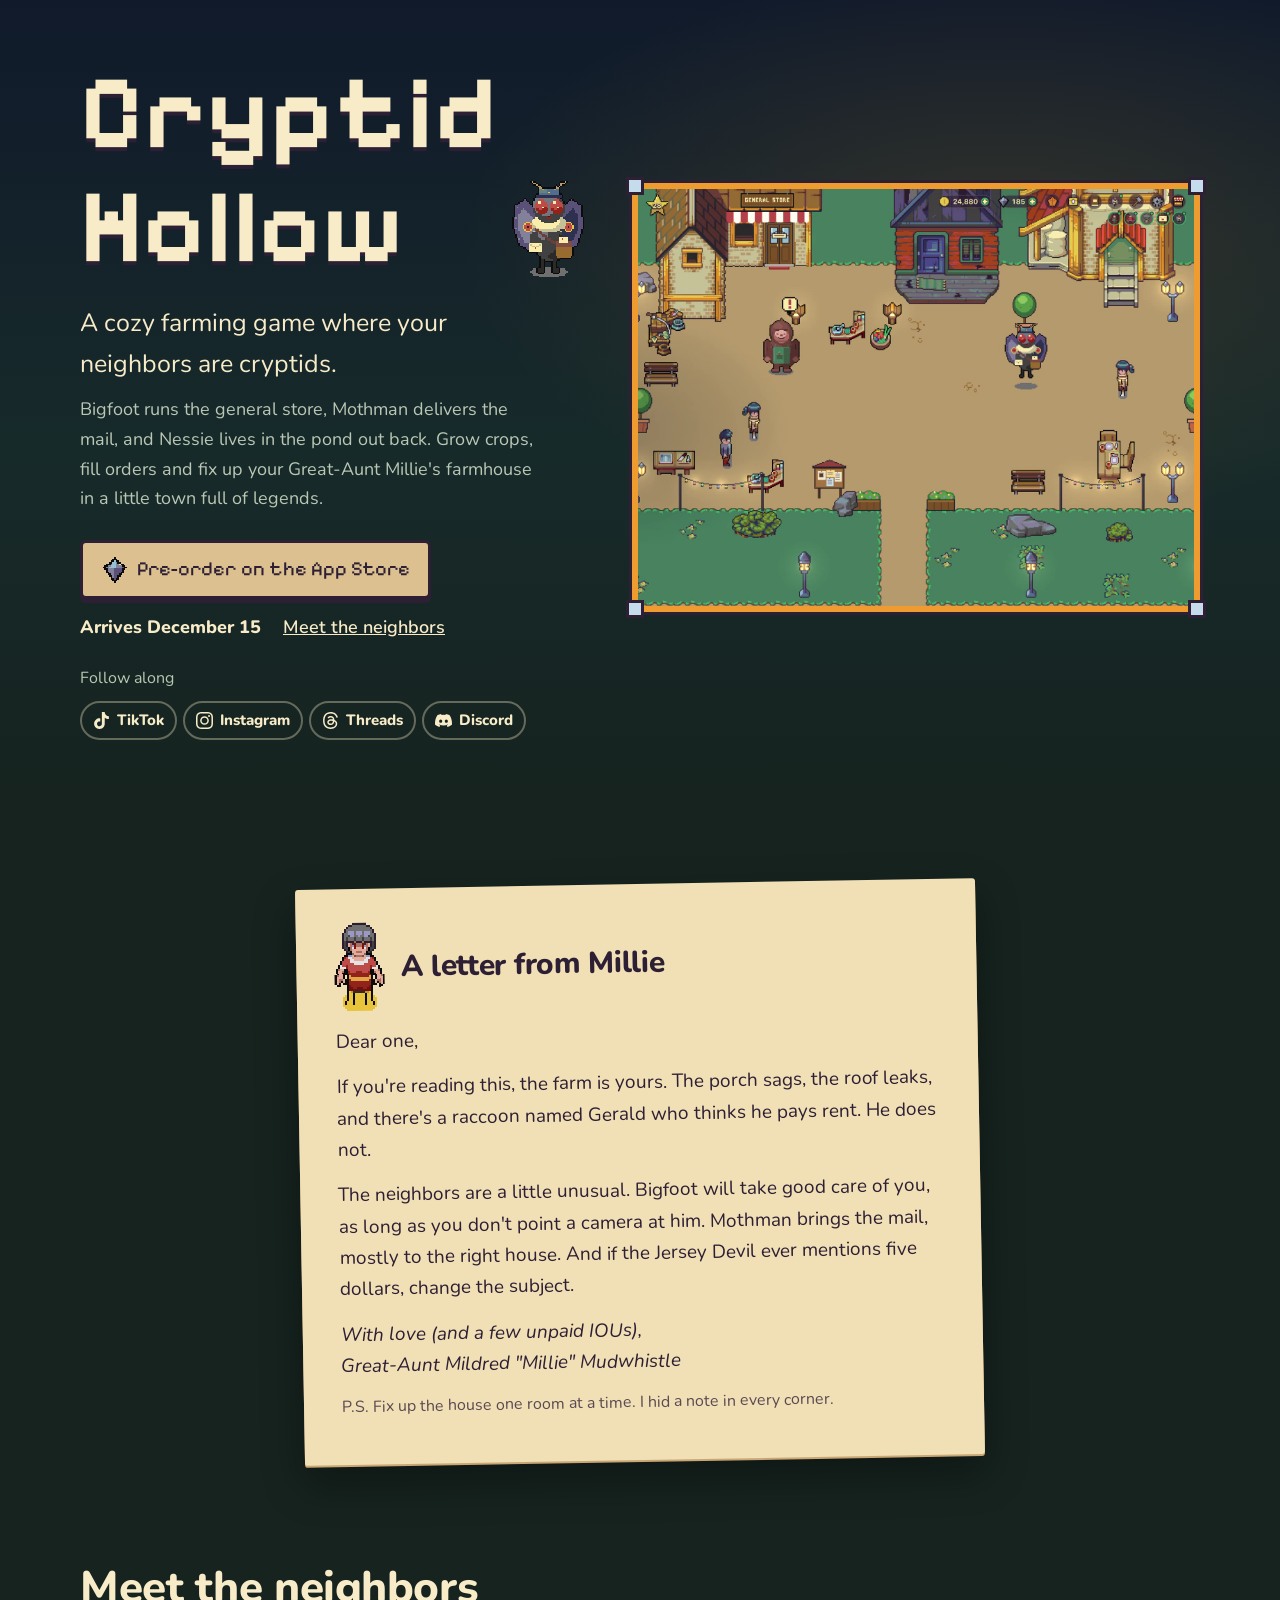
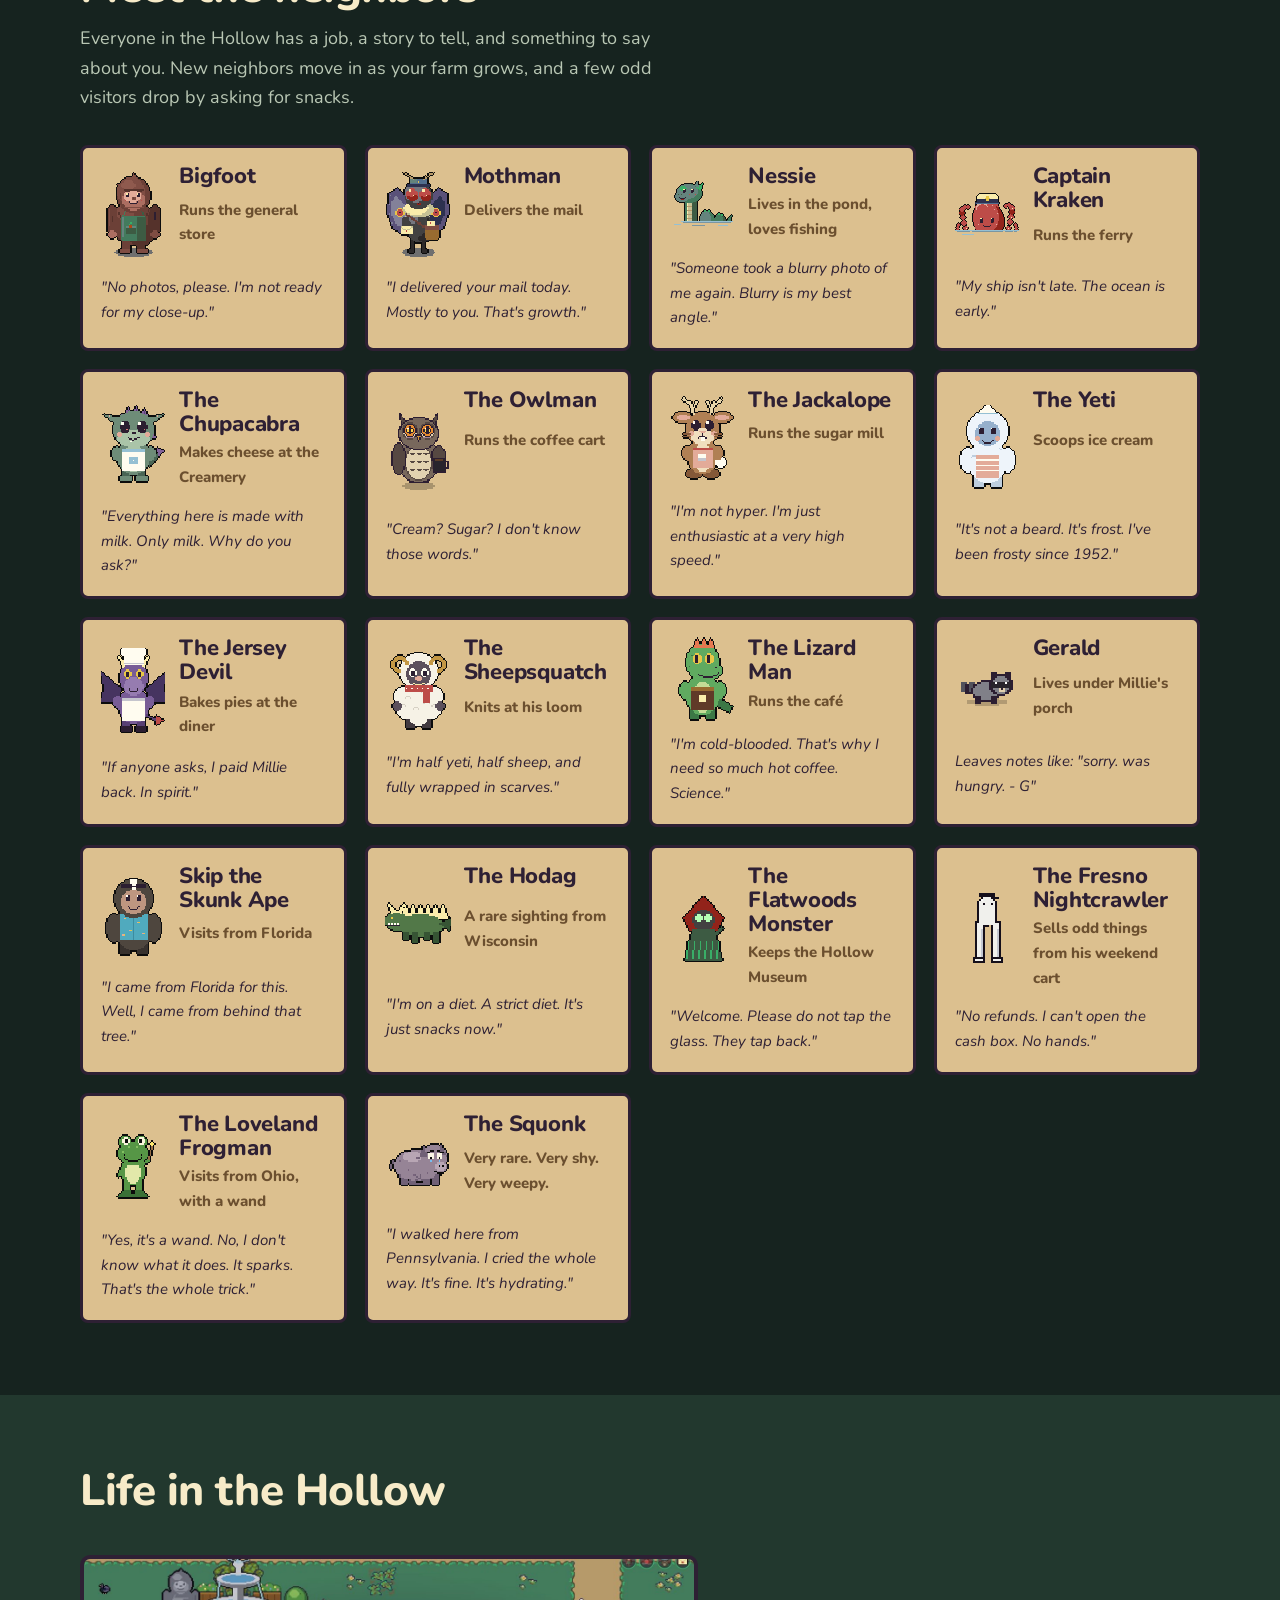
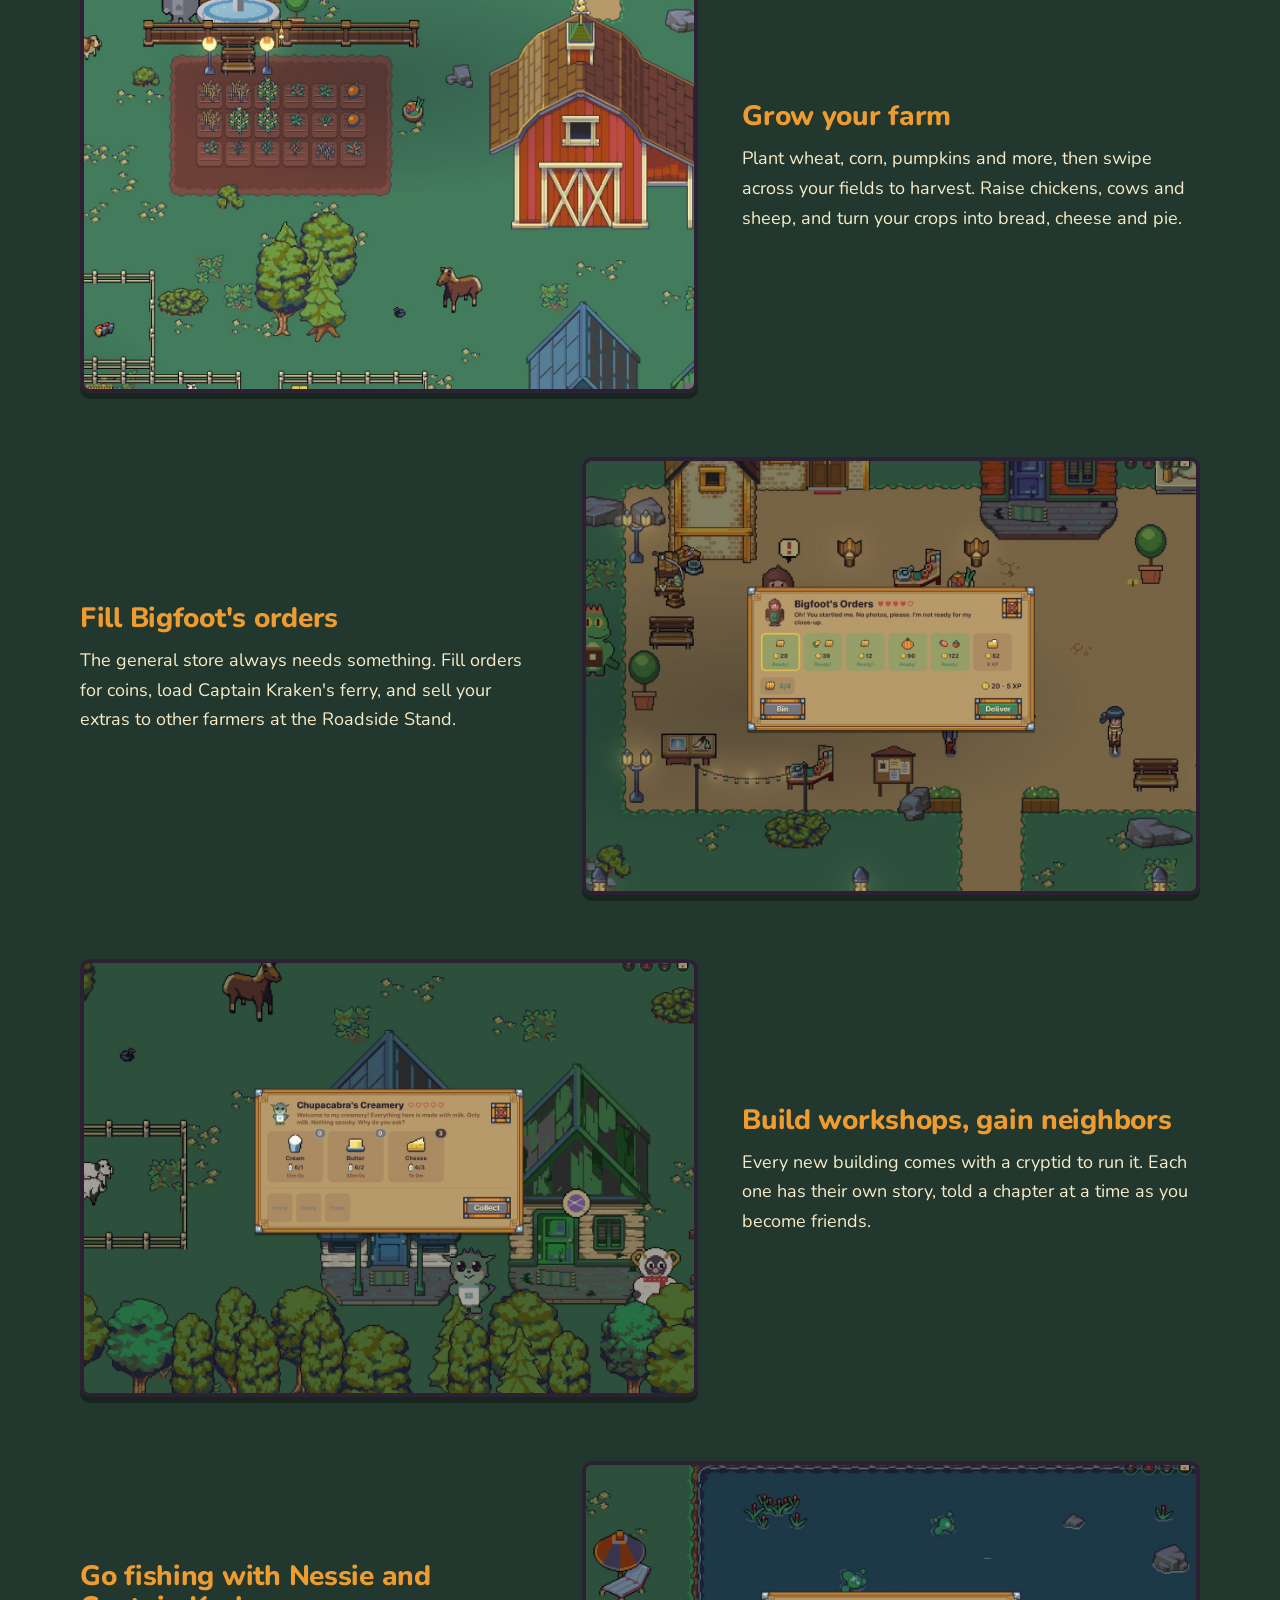
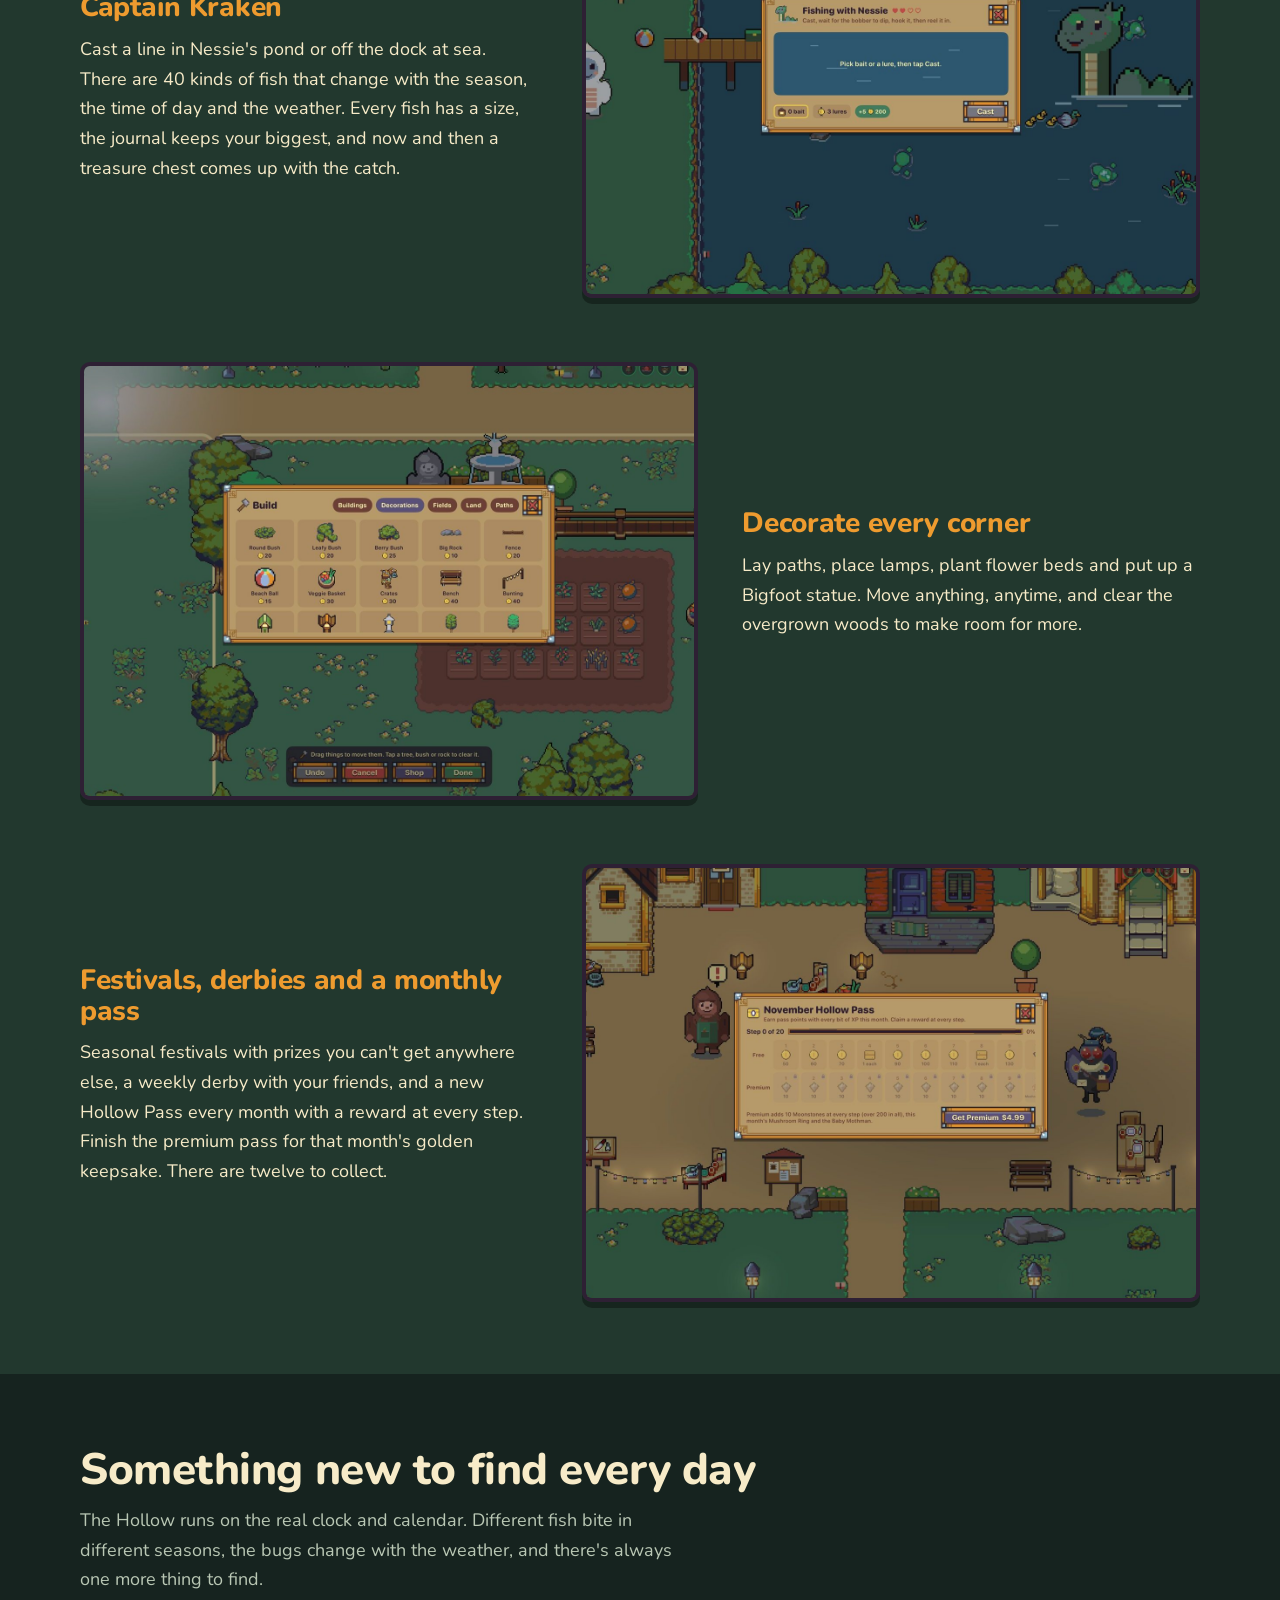
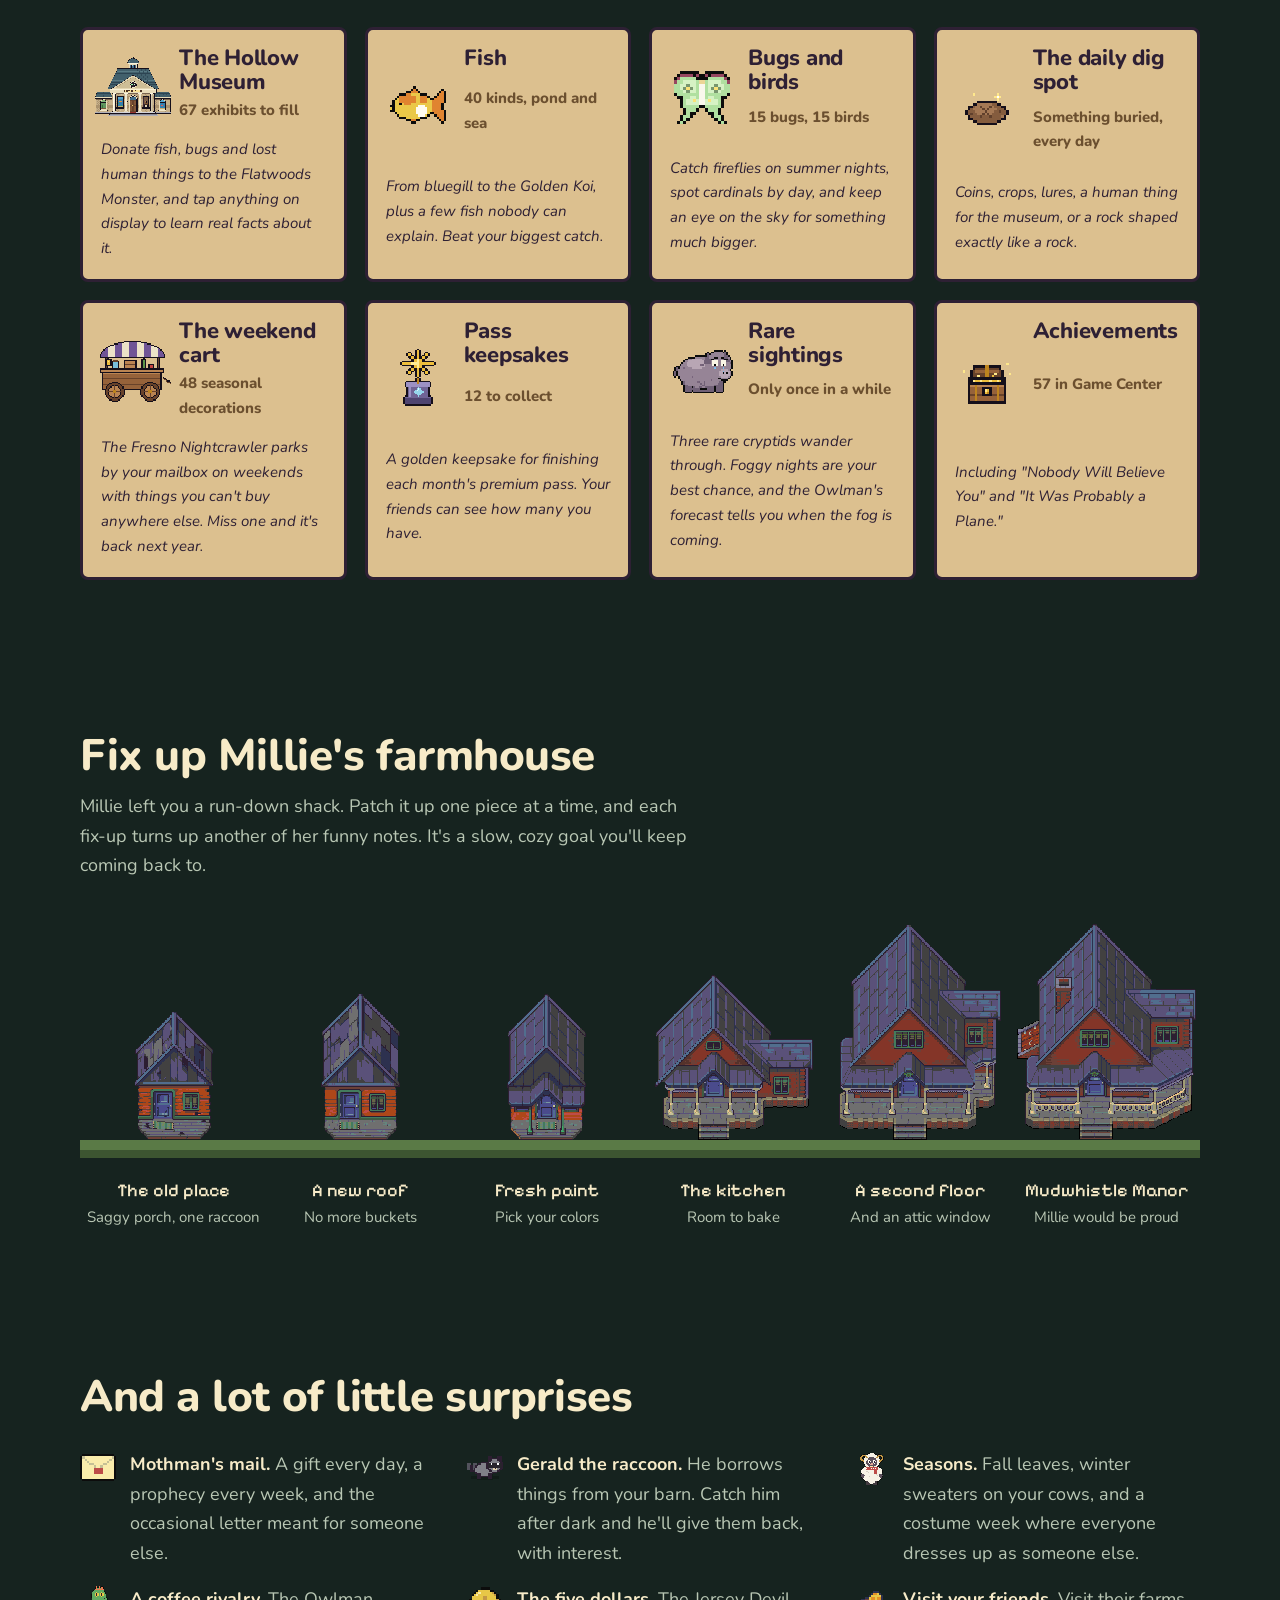
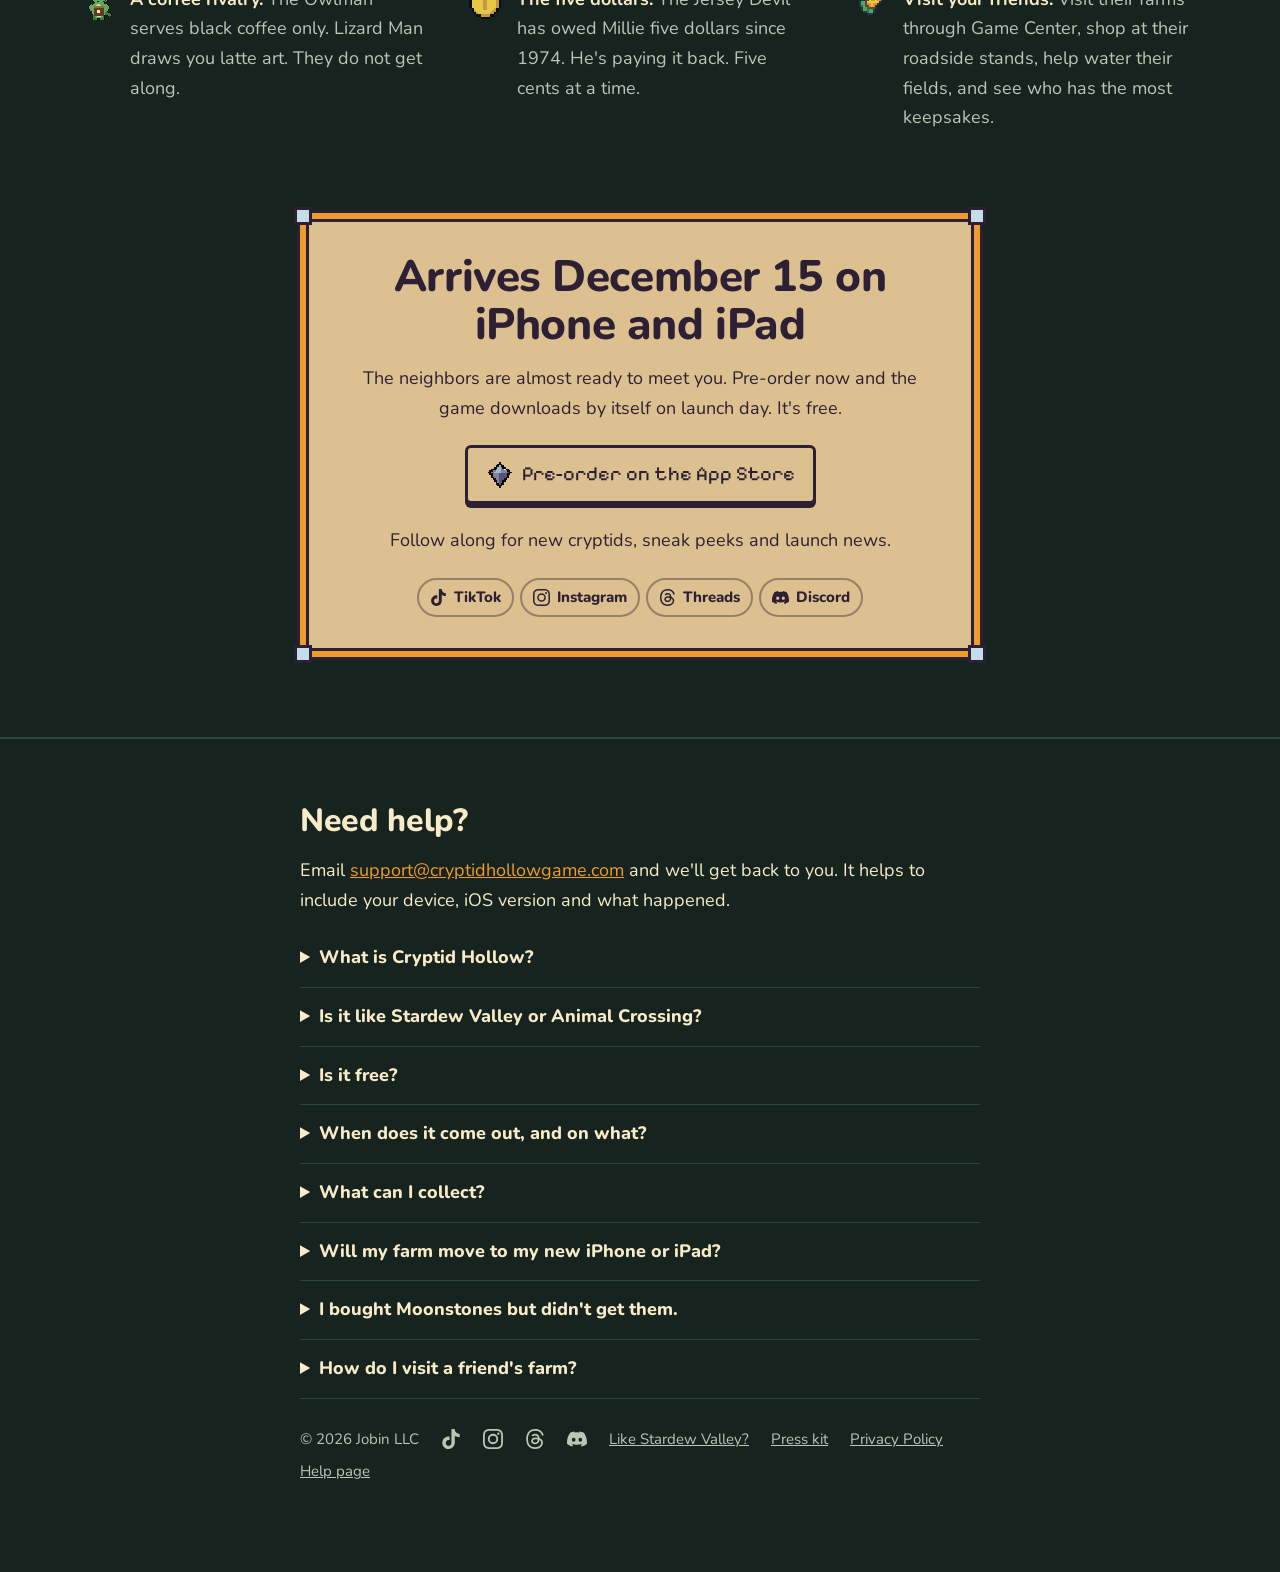
<file: index.html>
<!doctype html>
<html lang="en">
<head>
<meta charset="utf-8">
<meta name="viewport" content="width=device-width, initial-scale=1">
<title>Cryptid Hollow: A Cozy Farming Game With Cryptids for iPhone and iPad</title>
<meta name="description" content="A free cozy farming game for iPhone and iPad where Bigfoot runs the general store and Mothman delivers the mail. Farm, fish 40 kinds of fish, fill a museum and collect bugs, birds and keepsakes. Pre-order now, arrives December 15.">
<meta property="og:title" content="Cryptid Hollow">
<meta property="og:description" content="A cozy farming game where your neighbors are cryptids. Pre-order now for iPhone and iPad. Arrives December 15.">
<meta property="og:image" content="https://cryptidhollowgame.com/assets/shot_town.jpg">
<meta property="og:type" content="website">
<meta property="og:url" content="https://cryptidhollowgame.com/">
<link rel="canonical" href="https://cryptidhollowgame.com/">
<meta name="apple-itunes-app" content="app-id=6833133647">
<script type="application/ld+json">
{"@context":"https://schema.org","@graph":[{"@type":["VideoGame","MobileApplication"],"@id":"https://cryptidhollowgame.com/#game","name":"Cryptid Hollow","url":"https://cryptidhollowgame.com/","description":"A free cozy farming and life sim game for iPhone and iPad where your neighbors are cryptids. Grow crops, raise animals, fish 40 kinds of fish, fill the Hollow Museum, catch bugs, spot birds and rare cryptids, and decorate a town where Bigfoot runs the general store and Mothman delivers the mail.","genre":["Cozy game","Farming simulation","Life simulation"],"gamePlatform":["iPhone","iPad"],"operatingSystem":"iOS 17 or later","applicationCategory":"GameApplication","datePublished":"2026-12-15","image":"https://cryptidhollowgame.com/assets/shot_town.jpg","installUrl":"https://apps.apple.com/app/id6833133647","playMode":["SinglePlayer","MultiPlayer"],"inLanguage":"en","keywords":"cozy farming game, cozy game, life sim, games like Stardew Valley, games like Animal Crossing, games like Hay Day, iPhone farming game, iPad farming game, fishing game, museum collecting game, cryptid game, Bigfoot game, Mothman game","offers":{"@type":"Offer","price":"0","priceCurrency":"USD","availability":"https://schema.org/PreOrder","availabilityStarts":"2026-12-15","url":"https://apps.apple.com/app/id6833133647"},"author":{"@id":"https://cryptidhollowgame.com/#org"},"publisher":{"@id":"https://cryptidhollowgame.com/#org"},"numberOfPlayers":{"@type":"QuantitativeValue","minValue":1}},{"@type":"Organization","@id":"https://cryptidhollowgame.com/#org","name":"Jobin LLC","url":"https://cryptidhollowgame.com/","email":"support@cryptidhollowgame.com","sameAs":["https://www.tiktok.com/@cryptidhollowgame","https://www.instagram.com/cryptidhollowgame/","https://www.threads.com/@cryptidhollowgame","https://discord.gg/GM4WEX4qj4"]},{"@type":"FAQPage","mainEntity":[{"@type":"Question","name":"What is Cryptid Hollow?","acceptedAnswer":{"@type":"Answer","text":"Cryptid Hollow is a free cozy farming game for iPhone and iPad where your neighbors are cryptids. You grow crops, raise animals, fish, fill orders and fix up your Great-Aunt Millie's farmhouse in a town where Bigfoot runs the general store and Mothman delivers the mail."}},{"@type":"Question","name":"Is Cryptid Hollow like Stardew Valley or Animal Crossing?","acceptedAnswer":{"@type":"Answer","text":"Yes, in spirit. It has farming, fishing, a museum to fill, seasons, weather and neighbors to befriend, like Stardew Valley, and it follows the real clock and calendar, like Animal Crossing. There is no combat, and the neighbors are cryptids."}},{"@type":"Question","name":"Is Cryptid Hollow free?","acceptedAnswer":{"@type":"Answer","text":"Yes. It is free to download and play, with optional in-app purchases and no ads."}},{"@type":"Question","name":"When does Cryptid Hollow come out, and on what?","acceptedAnswer":{"@type":"Answer","text":"December 15, 2026, on iPhone and iPad with iOS 17 or later. Pre-orders are open on the App Store now."}},{"@type":"Question","name":"What can you collect in Cryptid Hollow?","acceptedAnswer":{"@type":"Answer","text":"40 kinds of fish, 15 bugs and 15 birds, 12 lost human things for the museum, 48 seasonal decorations from the weekend cart, 12 monthly Hollow Pass keepsakes and 3 rare cryptid sightings, plus 57 Game Center achievements."}},{"@type":"Question","name":"Does Cryptid Hollow follow the real time and seasons?","acceptedAnswer":{"@type":"Answer","text":"Yes. Fish, bugs and birds change with the real season, time of day and weather, the town clock shows the real time, and the weekend cart only comes on Saturdays and Sundays."}},{"@type":"Question","name":"Can I play Cryptid Hollow with friends?","acceptedAnswer":{"@type":"Answer","text":"Yes. Through Game Center you can visit friends' farms, buy from their roadside stands, help water their fields and compete in a weekly derby."}}]}]}
</script>
<meta name="twitter:card" content="summary_large_image">
<link rel="icon" href="icon.png">
<link rel="preconnect" href="https://fonts.googleapis.com">
<link rel="preconnect" href="https://fonts.gstatic.com" crossorigin>
<link href="https://fonts.googleapis.com/css2?family=Pixelify+Sans:wght@500;700&family=Nunito:ital,wght@0,400;0,600;0,800;1,400&display=swap" rel="stylesheet">
<style>
:root {
  --hollow: #16231f;      /* the woods at night */
  --moss: #22382e;
  --parchment: #dcc08f;   /* the game's cards */
  --parchment-deep: #c9a774;
  --ink: #2e2034;
  --lamp: #ee9b2f;        /* the game's orange card frame */
  --stud: #c4dceb;        /* its pale corner studs */
  --moon: #a79be0;
  --cream: #f7ebc8;
  --soft: #b9c7b4;
}
* { box-sizing: border-box; }
html { scroll-behavior: smooth; }
body {
  margin: 0;
  background: var(--hollow);
  color: var(--cream);
  font: 18px/1.65 "Nunito", system-ui, sans-serif;
}
img.px { image-rendering: pixelated; image-rendering: crisp-edges; }
a { color: var(--lamp); }
a:focus-visible, button:focus-visible { outline: 3px solid var(--moon); outline-offset: 3px; border-radius: 4px; }
h1, h2, h3 { font-family: "Pixelify Sans", "Nunito", sans-serif; font-weight: 700; line-height: 1.1; margin: 0; font-variant-ligatures: none; }
/* Section headings are easier to read in the body font (Matt, 25 Nov). The pixel font stays for the logo,
   the buttons and small labels. */
h2, h3 { font-family: "Nunito", sans-serif; font-weight: 800; letter-spacing: -0.01em; }
.badge, .stage strong { font-variant-ligatures: none; }
h2 { font-size: clamp(30px, 5vw, 44px); color: var(--cream); }
h3 { font-size: 24px; }
p { margin: 0 0 14px; }
.wrap { width: min(1120px, 100% - 32px); margin: 0 auto; }
.narrow { width: min(680px, 100% - 32px); margin: 0 auto; }

/* The game's card frame: a thick orange border with small pale studs in the corners. */
.frame {
  position: relative;
  border: 6px solid var(--lamp);
  box-shadow: 0 0 0 3px var(--ink), inset 0 0 0 3px var(--ink);
  background: var(--parchment);
  border-radius: 4px;
}
.frame::before, .frame::after, .frame > .stud-b::before, .frame > .stud-b::after {
  content: ""; position: absolute; width: 12px; height: 12px;
  background: var(--stud); box-shadow: 0 0 0 3px var(--ink); z-index: 2;
}
.frame::before { top: -9px; left: -9px; }
.frame::after { top: -9px; right: -9px; }
.frame > .stud-b::before { bottom: -9px; left: -9px; }
.frame > .stud-b::after { bottom: -9px; right: -9px; }

/* ---------- Hero ---------- */
.hero {
  position: relative;
  overflow: hidden;
  padding: 56px 0 72px;
  background:
    radial-gradient(ellipse 60% 50% at 78% 30%, rgba(238,155,47,.14), transparent 70%),
    linear-gradient(#101a2b 0%, #172a2a 55%, var(--hollow) 100%);
}
.hero-grid { display: grid; grid-template-columns: 1fr 1.25fr; gap: 48px; align-items: center; }
.title-row { display: flex; align-items: flex-end; gap: 14px; }
.hero h1 { font-size: clamp(52px, 8.5vw, 104px); color: var(--cream); letter-spacing: 1px; text-shadow: 0 4px 0 var(--ink); }
.moth { width: 72px; height: 96px; flex: none; margin-bottom: 8px; animation: hover 3.2s ease-in-out infinite; }
@keyframes hover { 50% { transform: translateY(-10px); } }
.tagline { font-size: clamp(20px, 2.4vw, 25px); margin: 18px 0 10px; max-width: 30ch; }
.hero .detail { color: var(--soft); max-width: 42ch; }
.cta-row { display: flex; flex-wrap: wrap; align-items: center; gap: 14px 22px; margin-top: 26px; }
.badge {
  display: inline-flex; align-items: center; gap: 10px;
  font-family: "Pixelify Sans", sans-serif; font-size: 20px;
  color: var(--ink); background: var(--parchment);
  padding: 10px 18px; border: 3px solid var(--ink); border-radius: 6px;
  box-shadow: 0 4px 0 var(--ink);
}
.badge img { width: 26px; height: 26px; }
.button {
  display: inline-block; text-decoration: none;
  font-family: "Pixelify Sans", sans-serif; font-size: 20px;
  color: var(--cream); background: #3e8a5a;
  padding: 10px 20px; border: 3px solid var(--ink); border-radius: 6px;
  box-shadow: inset 0 0 0 3px #57a873, 0 4px 0 var(--ink);
}
.button:hover { background: #47996a; }
.textlink { color: var(--cream); font-weight: 600; }
.trailer { padding: 0; background: var(--ink); line-height: 0; }
.trailer video { width: 100%; height: auto; display: block; }
.fireflies span {
  position: absolute; width: 5px; height: 5px; border-radius: 50%;
  background: #ffe48a; box-shadow: 0 0 10px 3px rgba(255,214,110,.6);
  animation: drift 9s ease-in-out infinite; opacity: 0;
}
@keyframes drift {
  0% { opacity: 0; transform: translate(0,0); }
  20%, 70% { opacity: .9; }
  100% { opacity: 0; transform: translate(40px,-60px); }
}

.follow { display: flex; flex-wrap: wrap; align-items: center; gap: 10px 14px; margin-top: 22px; color: var(--soft); font-size: 16px; }
.social { list-style: none; display: flex; flex-wrap: wrap; gap: 6px; padding: 0; margin: 0; }
.social a {
  display: inline-block; text-decoration: none; font-weight: 800; font-size: 15px;
  color: var(--cream); padding: 5px 11px; border: 2px solid rgba(247,235,200,.35); border-radius: 999px;
}
.social a:hover { border-color: var(--lamp); color: var(--lamp); }
.social a { display: inline-flex; align-items: center; gap: 7px; }
.social svg, .foot-icon svg { width: 17px; height: 17px; fill: currentColor; flex: none; }
.foot-icon { display: inline-flex; align-items: center; }
.foot-icon svg { width: 20px; height: 20px; }
.social.dark { justify-content: center; }
.social.dark a { color: var(--ink); border-color: rgba(46,32,52,.4); }
.social.dark a:hover { border-color: var(--ink); background: rgba(46,32,52,.08); color: var(--ink); }
.follow-note { margin: 22px auto 10px !important; font-size: 16px; }

/* ---------- Millie's letter ---------- */
.letter-section { padding: 72px 0 40px; }
.letter {
  background: #f1dfb6;
  color: var(--ink);
  padding: 34px 38px 30px;
  border-radius: 3px;
  box-shadow: 0 2px 0 #c9a774, 0 18px 40px rgba(0,0,0,.35);
  transform: rotate(-1deg);
  font-size: 19px;
}
.letter .from { display: flex; align-items: center; gap: 16px; margin-bottom: 16px; }
.letter .from img { width: 50px; height: 88px; }
.letter h2 { color: var(--ink); font-size: 30px; }
.letter .sign { font-style: italic; margin: 0; }
.letter .ps { font-size: 16px; color: #5b4a52; margin-top: 12px; }

/* ---------- Neighbors ---------- */
.neighbors { padding: 64px 0 72px; }
.section-intro { color: var(--soft); max-width: 56ch; margin-top: 12px; }
.grid {
  display: grid; gap: 18px; margin-top: 32px;
  grid-template-columns: repeat(auto-fill, minmax(240px, 1fr));
}
.neighbor {
  background: var(--parchment); color: var(--ink);
  border: 3px solid var(--ink); border-radius: 8px;
  padding: 16px 18px 18px;
  display: grid; grid-template-columns: 64px 1fr; gap: 4px 14px; align-items: start;
}
.neighbor img { width: 64px; height: auto; grid-row: span 3; align-self: center; justify-self: center; }
.neighbor h3 { font-size: 22px; }
.neighbor .job { font-size: 15px; font-weight: 800; color: #6b4f2f; margin: 0; }
.neighbor .says { font-size: 15px; font-style: italic; margin: 6px 0 0; grid-column: 1 / -1; }

/* ---------- What you'll do ---------- */
.life { padding: 72px 0; background: var(--moss); }
.life .rows { display: grid; gap: 64px; margin-top: 40px; }
.row { display: grid; grid-template-columns: 1.35fr 1fr; gap: 44px; align-items: center; }
.row:nth-child(even) { grid-template-columns: 1fr 1.35fr; }
.row:nth-child(even) .shot { order: 2; }
.shot img {
  width: 100%; height: auto; display: block;
  border: 4px solid var(--ink); border-radius: 10px;
  box-shadow: 0 6px 0 rgba(0,0,0,.35);
}
.row h3 { color: var(--lamp); font-size: 28px; margin-bottom: 12px; }
.row p { color: var(--cream); }

/* ---------- Farmhouse ---------- */
.house-section { padding: 80px 0 64px; }
.street-scroll { overflow-x: auto; margin-top: 40px; padding-bottom: 8px; }
.street { display: flex; align-items: stretch; list-style: none; padding: 0; margin: 0; min-width: 760px; }
.stage { flex: 1 1 0; display: flex; flex-direction: column; align-items: center; text-align: center; }
.stage img { height: auto; margin-top: auto; display: block; }
.stage .ground { align-self: stretch; height: 10px; background: #5a7a46; box-shadow: 0 8px 0 #3d5531; margin-bottom: 26px; }
.stage strong { font-family: "Pixelify Sans", sans-serif; font-weight: 500; font-size: 18px; color: var(--cream); padding: 0 6px; }
.stage .note { font-size: 15px; color: var(--soft); padding: 0 6px; min-height: 3.2em; }

/* ---------- Little things ---------- */
.little { padding: 48px 0 80px; }
.little ul { list-style: none; padding: 0; margin: 28px 0 0; display: grid; gap: 16px 40px; grid-template-columns: repeat(auto-fill, minmax(300px, 1fr)); }
.little li { display: grid; grid-template-columns: 36px 1fr; gap: 14px; align-items: start; }
.little li img { width: 36px; height: 36px; object-fit: contain; }
.little li span { color: var(--soft); }
.little li strong { color: var(--cream); }

a.badge { text-decoration: none; cursor: pointer; }
a.badge:hover, a.badge:focus-visible { filter: brightness(1.08); outline: 3px solid var(--gold, #fad65c); outline-offset: 3px; }
.arrives { font-weight: 800; }
/* The pixel font's 5 looks like an S, so numbers in pixel headings use the body font. */
.num { font-family: "Nunito", sans-serif; font-weight: 800; letter-spacing: 0; }
.collect { padding: 72px 0; }
.collect .neighbor img { width: 56px; }
.collect .count { font-family: "Nunito", sans-serif; font-weight: 800; color: #6b4f2f; }
/* ---------- Coming soon ---------- */
.soon { padding: 0 0 80px; }
.soon .frame { color: var(--ink); padding: 34px 36px; text-align: center; }
.soon h2 { color: var(--ink); }
.soon p { max-width: 52ch; margin: 14px auto 22px; }

/* ---------- Help ---------- */
.help { padding: 64px 0 40px; border-top: 2px solid #2c4639; }
.help h2 { font-size: 32px; margin-bottom: 18px; }
.help details { border-bottom: 1px solid #2c4639; padding: 14px 0; }
.help summary { cursor: pointer; font-weight: 800; }
.help details p { color: var(--soft); margin: 10px 0 0; }
footer { padding: 28px 0 48px; color: var(--soft); font-size: 15px; display: flex; flex-wrap: wrap; gap: 8px 22px; }
footer a { color: var(--soft); }

/* ---------- Small screens ---------- */
@media (max-width: 860px) {
  .hero { padding-top: 36px; }
  .hero-grid, .row, .row:nth-child(even) { grid-template-columns: 1fr; gap: 28px; }
  .row:nth-child(even) .shot { order: 0; }
  .moth { width: 54px; height: 72px; }
  .letter { padding: 26px 22px; transform: none; }
}
@media (prefers-reduced-motion: reduce) {
  .moth, .fireflies span { animation: none; }
  .fireflies { display: none; }
  html { scroll-behavior: auto; }
}
</style>
</head>
<body>

<header class="hero">
  <div class="fireflies" aria-hidden="true">
    <span style="left:8%;top:30%;animation-delay:0s"></span>
    <span style="left:22%;top:72%;animation-delay:2.5s"></span>
    <span style="left:41%;top:18%;animation-delay:5s"></span>
    <span style="left:55%;top:84%;animation-delay:1.2s"></span>
    <span style="left:88%;top:12%;animation-delay:3.8s"></span>
    <span style="left:94%;top:66%;animation-delay:6.4s"></span>
  </div>
  <div class="wrap hero-grid">
    <div>
      <div class="title-row">
        <h1>Cryptid Hollow</h1>
        <img class="px moth" src="assets/mothman.png" alt="">
      </div>
      <p class="tagline">A cozy farming game where your neighbors are cryptids.</p>
      <p class="detail">Bigfoot runs the general store, Mothman delivers the mail, and Nessie lives in the pond out back. Grow crops, fill orders and fix up your Great-Aunt Millie's farmhouse in a little town full of legends.</p>
      <div class="cta-row">
        <a class="badge" href="https://apps.apple.com/us/app/cryptid-hollow/id6833133647"><img class="px" src="assets/moonstone.png" alt=""><span data-launch="Download now on the App Store">Pre-order on the App Store</span></a>
        <span class="arrives" data-launch="Out now on iPhone and iPad">Arrives December 15</span>
        <a class="textlink" href="#neighbors">Meet the neighbors</a>
      </div>
      <div class="follow">
        <span>Follow along</span>
        <ul class="social" aria-label="Follow Cryptid Hollow">
          <li><a href="https://www.tiktok.com/@cryptidhollowgame"><svg viewBox="0 0 24 24" aria-hidden="true" focusable="false"><path d="M12.525.02c1.31-.02 2.61-.01 3.91-.02.08 1.53.63 3.09 1.75 4.17 1.12 1.11 2.7 1.62 4.24 1.79v4.03c-1.44-.05-2.89-.35-4.2-.97-.57-.26-1.1-.59-1.62-.93-.01 2.92.01 5.84-.02 8.75-.08 1.4-.54 2.79-1.35 3.94-1.31 1.92-3.58 3.17-5.91 3.21-1.43.08-2.86-.31-4.08-1.03-2.02-1.19-3.44-3.37-3.65-5.71-.02-.5-.03-1-.01-1.49.18-1.9 1.12-3.72 2.58-4.96 1.66-1.44 3.98-2.13 6.15-1.72.02 1.48-.04 2.96-.04 4.44-.99-.32-2.15-.23-3.02.37-.63.41-1.11 1.04-1.36 1.75-.21.51-.15 1.07-.14 1.61.24 1.64 1.82 3.02 3.5 2.87 1.12-.01 2.19-.66 2.77-1.61.19-.33.4-.67.41-1.06.1-1.79.06-3.57.07-5.36.01-4.03-.01-8.05.02-12.07z"/></svg>TikTok</a></li>
          <li><a href="https://www.instagram.com/cryptidhollowgame/"><svg viewBox="0 0 24 24" aria-hidden="true" focusable="false"><path d="M7.0301.084c-1.2768.0602-2.1487.264-2.911.5634-.7888.3075-1.4575.72-2.1228 1.3877-.6652.6677-1.075 1.3368-1.3802 2.127-.2954.7638-.4956 1.6365-.552 2.914-.0564 1.2775-.0689 1.6882-.0626 4.947.0062 3.2586.0206 3.6671.0825 4.9473.061 1.2765.264 2.1482.5635 2.9107.308.7889.72 1.4573 1.388 2.1228.6679.6655 1.3365 1.0743 2.1285 1.38.7632.295 1.6361.4961 2.9134.552 1.2773.056 1.6884.069 4.9462.0627 3.2578-.0062 3.668-.0207 4.9478-.0814 1.28-.0607 2.147-.2652 2.9098-.5633.7889-.3086 1.4578-.72 2.1228-1.3881.665-.6682 1.0745-1.3378 1.3795-2.1284.2957-.7632.4966-1.636.552-2.9124.056-1.2809.0692-1.6898.063-4.948-.0063-3.2583-.021-3.6668-.0817-4.9465-.0607-1.2797-.264-2.1487-.5633-2.9117-.3084-.7889-.72-1.4568-1.3876-2.1228C21.2982 1.33 20.628.9208 19.8378.6165 19.074.321 18.2017.1197 16.9244.0645 15.6471.0093 15.236-.005 11.977.0014 8.718.0076 8.31.0215 7.0301.0839m.1402 21.6932c-1.17-.0509-1.8053-.2453-2.2287-.408-.5606-.216-.96-.4771-1.3819-.895-.422-.4178-.6811-.8186-.9-1.378-.1644-.4234-.3624-1.058-.4171-2.228-.0595-1.2645-.072-1.6442-.079-4.848-.007-3.2037.0053-3.583.0607-4.848.05-1.169.2456-1.805.408-2.2282.216-.5613.4762-.96.895-1.3816.4188-.4217.8184-.6814 1.3783-.9003.423-.1651 1.0575-.3614 2.227-.4171 1.2655-.06 1.6447-.072 4.848-.079 3.2033-.007 3.5835.005 4.8495.0608 1.169.0508 1.8053.2445 2.228.408.5608.216.96.4754 1.3816.895.4217.4194.6816.8176.9005 1.3787.1653.4217.3617 1.056.4169 2.2263.0602 1.2655.0739 1.645.0796 4.848.0058 3.203-.0055 3.5834-.061 4.848-.051 1.17-.245 1.8055-.408 2.2294-.216.5604-.4763.96-.8954 1.3814-.419.4215-.8181.6811-1.3783.9-.4224.1649-1.0577.3617-2.2262.4174-1.2656.0595-1.6448.072-4.8493.079-3.2045.007-3.5825-.006-4.848-.0608M16.953 5.5864A1.44 1.44 0 1 0 18.39 4.144a1.44 1.44 0 0 0-1.437 1.4424M5.8385 12.012c.0067 3.4032 2.7706 6.1557 6.173 6.1493 3.4026-.0065 6.157-2.7701 6.1506-6.1733-.0065-3.4032-2.771-6.1565-6.174-6.1498-3.403.0067-6.156 2.771-6.1496 6.1738M8 12.0077a4 4 0 1 1 4.008 3.9921A3.9996 3.9996 0 0 1 8 12.0077"/></svg>Instagram</a></li>
          <li><a href="https://www.threads.com/@cryptidhollowgame"><svg viewBox="0 0 24 24" aria-hidden="true" focusable="false"><path d="M12.186 24h-.007c-3.581-.024-6.334-1.205-8.184-3.509C2.35 18.44 1.5 15.586 1.472 12.01v-.017c.03-3.579.879-6.43 2.525-8.482C5.845 1.205 8.6.024 12.18 0h.014c2.746.02 5.043.725 6.826 2.098 1.677 1.29 2.858 3.13 3.509 5.467l-2.04.569c-1.104-3.96-3.898-5.984-8.304-6.015-2.91.022-5.11.936-6.54 2.717C4.307 6.504 3.616 8.914 3.589 12c.027 3.086.718 5.496 2.057 7.164 1.43 1.783 3.631 2.698 6.54 2.717 2.623-.02 4.358-.631 5.8-2.045 1.647-1.613 1.618-3.593 1.09-4.798-.31-.71-.873-1.3-1.634-1.75-.192 1.352-.622 2.446-1.284 3.272-.886 1.102-2.14 1.704-3.73 1.79-1.202.065-2.361-.218-3.259-.801-1.063-.689-1.685-1.74-1.752-2.964-.065-1.19.408-2.285 1.33-3.082.88-.76 2.119-1.207 3.583-1.291a13.853 13.853 0 0 1 3.02.142c-.126-.742-.375-1.332-.75-1.757-.513-.586-1.308-.883-2.359-.89h-.029c-.844 0-1.992.232-2.721 1.32L7.734 7.847c.98-1.454 2.568-2.256 4.478-2.256h.044c3.194.02 5.097 1.975 5.287 5.388.108.046.216.094.321.142 1.49.7 2.58 1.761 3.154 3.07.797 1.82.871 4.79-1.548 7.158-1.85 1.81-4.094 2.628-7.277 2.65Zm1.003-11.69c-.242 0-.487.007-.739.021-1.836.103-2.98.946-2.916 2.143.067 1.256 1.452 1.839 2.784 1.767 1.224-.065 2.818-.543 3.086-3.71a10.5 10.5 0 0 0-2.215-.221z"/></svg>Threads</a></li>
          <li><a href="https://discord.gg/GM4WEX4qj4"><svg viewBox="0 0 24 24" aria-hidden="true" focusable="false"><path d="M20.317 4.37a19.791 19.791 0 0 0-4.885-1.515.074.074 0 0 0-.079.037c-.21.375-.444.864-.608 1.25a18.27 18.27 0 0 0-5.487 0 12.64 12.64 0 0 0-.617-1.25.077.077 0 0 0-.079-.037A19.736 19.736 0 0 0 3.677 4.37a.07.07 0 0 0-.032.027C.533 9.046-.32 13.58.099 18.057a.082.082 0 0 0 .031.057 19.9 19.9 0 0 0 5.993 3.03.078.078 0 0 0 .084-.028 14.09 14.09 0 0 0 1.226-1.994.076.076 0 0 0-.041-.106 13.107 13.107 0 0 1-1.872-.892.077.077 0 0 1-.008-.128 10.2 10.2 0 0 0 .372-.292.074.074 0 0 1 .077-.01c3.928 1.793 8.18 1.793 12.062 0a.074.074 0 0 1 .078.01c.12.098.246.198.373.292a.077.077 0 0 1-.006.127 12.299 12.299 0 0 1-1.873.892.077.077 0 0 0-.041.107c.36.698.772 1.362 1.225 1.993a.076.076 0 0 0 .084.028 19.839 19.839 0 0 0 6.002-3.03.077.077 0 0 0 .032-.054c.5-5.177-.838-9.674-3.549-13.66a.061.061 0 0 0-.031-.03zM8.02 15.33c-1.183 0-2.157-1.085-2.157-2.419 0-1.333.956-2.419 2.157-2.419 1.21 0 2.176 1.096 2.157 2.42 0 1.333-.956 2.418-2.157 2.418zm7.975 0c-1.183 0-2.157-1.085-2.157-2.419 0-1.333.955-2.419 2.157-2.419 1.21 0 2.176 1.096 2.157 2.42 0 1.333-.946 2.418-2.157 2.418z"/></svg>Discord</a></li>
        </ul>
      </div>
    </div>
    <div class="frame trailer">
      <span class="stud-b"></span>
      <video src="assets/trailer.mp4" poster="assets/trailer_poster.jpg" autoplay muted loop playsinline aria-label="A short look at the farm, the town square, Bigfoot's orders and fishing with Nessie"></video>
    </div>
  </div>
</header>

<main>

<section class="letter-section" aria-labelledby="letter-title">
  <div class="narrow">
    <article class="letter">
      <div class="from">
        <img class="px" src="assets/millie.png" alt="Great-Aunt Millie">
        <h2 id="letter-title">A letter from Millie</h2>
      </div>
      <p>Dear one,</p>
      <p>If you're reading this, the farm is yours. The porch sags, the roof leaks, and there's a raccoon named Gerald who thinks he pays rent. He does not.</p>
      <p>The neighbors are a little unusual. Bigfoot will take good care of you, as long as you don't point a camera at him. Mothman brings the mail, mostly to the right house. And if the Jersey Devil ever mentions five dollars, change the subject.</p>
      <p class="sign">With love (and a few unpaid IOUs),<br>Great-Aunt Mildred "Millie" Mudwhistle</p>
      <p class="ps">P.S. Fix up the house one room at a time. I hid a note in every corner.</p>
    </article>
  </div>
</section>

<section class="neighbors" id="neighbors" aria-labelledby="neighbors-title">
  <div class="wrap">
    <h2 id="neighbors-title">Meet the neighbors</h2>
    <p class="section-intro">Everyone in the Hollow has a job, a story to tell, and something to say about you. New neighbors move in as your farm grows, and a few odd visitors drop by asking for snacks.</p>
    <div class="grid">
      <article class="neighbor">
        <img class="px" src="assets/bigfoot.png" alt="">
        <h3>Bigfoot</h3>
        <p class="job">Runs the general store</p>
        <p class="says">"No photos, please. I'm not ready for my close-up."</p>
      </article>
      <article class="neighbor">
        <img class="px" src="assets/mothman.png" alt="">
        <h3>Mothman</h3>
        <p class="job">Delivers the mail</p>
        <p class="says">"I delivered your mail today. Mostly to you. That's growth."</p>
      </article>
      <article class="neighbor">
        <img class="px" src="assets/nessie.png" alt="">
        <h3>Nessie</h3>
        <p class="job">Lives in the pond, loves fishing</p>
        <p class="says">"Someone took a blurry photo of me again. Blurry is my best angle."</p>
      </article>
      <article class="neighbor">
        <img class="px" src="assets/kraken.png" alt="">
        <h3>Captain Kraken</h3>
        <p class="job">Runs the ferry</p>
        <p class="says">"My ship isn't late. The ocean is early."</p>
      </article>
      <article class="neighbor">
        <img class="px" src="assets/chupacabra.png" alt="">
        <h3>The Chupacabra</h3>
        <p class="job">Makes cheese at the Creamery</p>
        <p class="says">"Everything here is made with milk. Only milk. Why do you ask?"</p>
      </article>
      <article class="neighbor">
        <img class="px" src="assets/owlman.png" alt="">
        <h3>The Owlman</h3>
        <p class="job">Runs the coffee cart</p>
        <p class="says">"Cream? Sugar? I don't know those words."</p>
      </article>
      <article class="neighbor">
        <img class="px" src="assets/jackalope.png" alt="">
        <h3>The Jackalope</h3>
        <p class="job">Runs the sugar mill</p>
        <p class="says">"I'm not hyper. I'm just enthusiastic at a very high speed."</p>
      </article>
      <article class="neighbor">
        <img class="px" src="assets/yeti.png" alt="">
        <h3>The Yeti</h3>
        <p class="job">Scoops ice cream</p>
        <p class="says">"It's not a beard. It's frost. I've been frosty since 1952."</p>
      </article>
      <article class="neighbor">
        <img class="px" src="assets/jerseyDevil.png" alt="">
        <h3>The Jersey Devil</h3>
        <p class="job">Bakes pies at the diner</p>
        <p class="says">"If anyone asks, I paid Millie back. In spirit."</p>
      </article>
      <article class="neighbor">
        <img class="px" src="assets/sheepsquatch.png" alt="">
        <h3>The Sheepsquatch</h3>
        <p class="job">Knits at his loom</p>
        <p class="says">"I'm half yeti, half sheep, and fully wrapped in scarves."</p>
      </article>
      <article class="neighbor">
        <img class="px" src="assets/lizardMan.png" alt="">
        <h3>The Lizard Man</h3>
        <p class="job">Runs the café</p>
        <p class="says">"I'm cold-blooded. That's why I need so much hot coffee. Science."</p>
      </article>
      <article class="neighbor">
        <img class="px" src="assets/gerald.png" alt="" style="width:52px">
        <h3>Gerald</h3>
        <p class="job">Lives under Millie's porch</p>
        <p class="says">Leaves notes like: "sorry. was hungry. - G"</p>
      </article>
      <article class="neighbor">
        <img class="px" src="assets/skunkApe.png" alt="">
        <h3>Skip the Skunk Ape</h3>
        <p class="job">Visits from Florida</p>
        <p class="says">"I came from Florida for this. Well, I came from behind that tree."</p>
      </article>
      <article class="neighbor">
        <img class="px" src="assets/sight_hodag.png" alt="" style="width:66px">
        <h3>The Hodag</h3>
        <p class="job">A rare sighting from Wisconsin</p>
        <p class="says">"I'm on a diet. A strict diet. It's just snacks now."</p>
      </article>
      <article class="neighbor">
        <img class="px" src="assets/sight_flatwoods.png" alt="" style="width:45px">
        <h3>The Flatwoods Monster</h3>
        <p class="job">Keeps the Hollow Museum</p>
        <p class="says">"Welcome. Please do not tap the glass. They tap back."</p>
      </article>
      <article class="neighbor">
        <img class="px" src="assets/nightcrawler.png" alt="" style="width:36px">
        <h3>The Fresno Nightcrawler</h3>
        <p class="job">Sells odd things from his weekend cart</p>
        <p class="says">"No refunds. I can't open the cash box. No hands."</p>
      </article>
      <article class="neighbor">
        <img class="px" src="assets/sight_frogman.png" alt="" style="width:46px">
        <h3>The Loveland Frogman</h3>
        <p class="job">Visits from Ohio, with a wand</p>
        <p class="says">"Yes, it's a wand. No, I don't know what it does. It sparks. That's the whole trick."</p>
      </article>
      <article class="neighbor">
        <img class="px" src="assets/sight_squonk.png" alt="" style="width:62px">
        <h3>The Squonk</h3>
        <p class="job">Very rare. Very shy. Very weepy.</p>
        <p class="says">"I walked here from Pennsylvania. I cried the whole way. It's fine. It's hydrating."</p>
      </article>
    </div>
  </div>
</section>

<section class="life" aria-labelledby="life-title">
  <div class="wrap">
    <h2 id="life-title">Life in the Hollow</h2>
    <div class="rows">
      <div class="row">
        <div class="shot"><img src="assets/shot_farm.jpg" alt="A farm with planted fields, a red barn, trees and a horse" loading="lazy"></div>
        <div>
          <h3>Grow your farm</h3>
          <p>Plant wheat, corn, pumpkins and more, then swipe across your fields to harvest. Raise chickens, cows and sheep, and turn your crops into bread, cheese and pie.</p>
        </div>
      </div>
      <div class="row">
        <div class="shot"><img src="assets/shot_orders.jpg" alt="Bigfoot's Orders card in the town square" loading="lazy"></div>
        <div>
          <h3>Fill Bigfoot's orders</h3>
          <p>The general store always needs something. Fill orders for coins, load Captain Kraken's ferry, and sell your extras to other farmers at the Roadside Stand.</p>
        </div>
      </div>
      <div class="row">
        <div class="shot"><img src="assets/shot_creamery.jpg" alt="The Chupacabra's Creamery card" loading="lazy"></div>
        <div>
          <h3>Build workshops, gain neighbors</h3>
          <p>Every new building comes with a cryptid to run it. Each one has their own story, told a chapter at a time as you become friends.</p>
        </div>
      </div>
      <div class="row">
        <div class="shot"><img src="assets/shot_fishing.jpg" alt="Fishing with Nessie on the pond" loading="lazy"></div>
        <div>
          <h3>Go fishing with Nessie and Captain Kraken</h3>
          <p>Cast a line in Nessie's pond or off the dock at sea. There are 40 kinds of fish that change with the season, the time of day and the weather. Every fish has a size, the journal keeps your biggest, and now and then a treasure chest comes up with the catch.</p>
        </div>
      </div>
      <div class="row">
        <div class="shot"><img src="assets/shot_build.jpg" alt="Build mode with decorations to place on the farm" loading="lazy"></div>
        <div>
          <h3>Decorate every corner</h3>
          <p>Lay paths, place lamps, plant flower beds and put up a Bigfoot statue. Move anything, anytime, and clear the overgrown woods to make room for more.</p>
        </div>
      </div>
      <div class="row">
        <div class="shot"><img src="assets/shot_pass.jpg" alt="The town square with the Hollow Pass card" loading="lazy"></div>
        <div>
          <h3>Festivals, derbies and a monthly pass</h3>
          <p>Seasonal festivals with prizes you can't get anywhere else, a weekly derby with your friends, and a new Hollow Pass every month with a reward at every step. Finish the premium pass for that month's golden keepsake. There are twelve to collect.</p>
        </div>
      </div>
    </div>
  </div>
</section>

<section class="collect" id="collect" aria-labelledby="collect-title">
  <div class="wrap">
    <h2 id="collect-title">Something new to find every day</h2>
    <p class="section-intro">The Hollow runs on the real clock and calendar. Different fish bite in different seasons, the bugs change with the weather, and there's always one more thing to find.</p>
    <div class="grid">
      <article class="neighbor">
        <img class="px" src="assets/museum.png" alt="" style="width:76px">
        <h3>The Hollow Museum</h3>
        <p class="job"><span class="count">67</span> exhibits to fill</p>
        <p class="says">Donate fish, bugs and lost human things to the Flatwoods Monster, and tap anything on display to learn real facts about it.</p>
      </article>
      <article class="neighbor">
        <img class="px" src="assets/fish_golden_koi.png" alt="">
        <h3>Fish</h3>
        <p class="job"><span class="count">40</span> kinds, pond and sea</p>
        <p class="says">From bluegill to the Golden Koi, plus a few fish nobody can explain. Beat your biggest catch.</p>
      </article>
      <article class="neighbor">
        <img class="px" src="assets/bug_luna_moth.png" alt="">
        <h3>Bugs and birds</h3>
        <p class="job"><span class="count">15</span> bugs, <span class="count">15</span> birds</p>
        <p class="says">Catch fireflies on summer nights, spot cardinals by day, and keep an eye on the sky for something much bigger.</p>
      </article>
      <article class="neighbor">
        <img class="px" src="assets/find_dig.png" alt="" style="width:48px">
        <h3>The daily dig spot</h3>
        <p class="job">Something buried, every day</p>
        <p class="says">Coins, crops, lures, a human thing for the museum, or a rock shaped exactly like a rock.</p>
      </article>
      <article class="neighbor">
        <img class="px" src="assets/peddler_cart.png" alt="" style="width:76px">
        <h3>The weekend cart</h3>
        <p class="job"><span class="count">48</span> seasonal decorations</p>
        <p class="says">The Fresno Nightcrawler parks by your mailbox on weekends with things you can't buy anywhere else. Miss one and it's back next year.</p>
      </article>
      <article class="neighbor">
        <img class="px" src="assets/pass_keepsake_12.png" alt="" style="width:44px">
        <h3>Pass keepsakes</h3>
        <p class="job"><span class="count">12</span> to collect</p>
        <p class="says">A golden keepsake for finishing each month's premium pass. Your friends can see how many you have.</p>
      </article>
      <article class="neighbor">
        <img class="px" src="assets/sight_squonk.png" alt="" style="width:62px">
        <h3>Rare sightings</h3>
        <p class="job">Only once in a while</p>
        <p class="says">Three rare cryptids wander through. Foggy nights are your best chance, and the Owlman's forecast tells you when the fog is coming.</p>
      </article>
      <article class="neighbor">
        <img class="px" src="assets/treasure_chest.png" alt="" style="width:48px">
        <h3>Achievements</h3>
        <p class="job"><span class="count">57</span> in Game Center</p>
        <p class="says">Including "Nobody Will Believe You" and "It Was Probably a Plane."</p>
      </article>
    </div>
  </div>
</section>

<section class="house-section" aria-labelledby="house-title">
  <div class="wrap">
    <h2 id="house-title">Fix up Millie's farmhouse</h2>
    <p class="section-intro">Millie left you a run-down shack. Patch it up one piece at a time, and each fix-up turns up another of her funny notes. It's a slow, cozy goal you'll keep coming back to.</p>
    <div class="street-scroll">
    <ol class="street" aria-label="Farmhouse stages, from the old place to Mudwhistle Manor">
      <li class="stage">
        <img class="px" src="assets/house_1.png" alt="" style="width:79px">
        <span class="ground"></span>
        <strong>The old place</strong><span class="note">Saggy porch, one raccoon</span>
      </li>
      <li class="stage">
        <img class="px" src="assets/house_2.png" alt="" style="width:79px">
        <span class="ground"></span>
        <strong>A new roof</strong><span class="note">No more buckets</span>
      </li>
      <li class="stage">
        <img class="px" src="assets/house_3.png" alt="" style="width:79px">
        <span class="ground"></span>
        <strong>Fresh paint</strong><span class="note">Pick your colors</span>
      </li>
      <li class="stage">
        <img class="px" src="assets/house_4.png" alt="" style="width:159px">
        <span class="ground"></span>
        <strong>The kitchen</strong><span class="note">Room to bake</span>
      </li>
      <li class="stage">
        <img class="px" src="assets/house_5.png" alt="" style="width:169px">
        <span class="ground"></span>
        <strong>A second floor</strong><span class="note">And an attic window</span>
      </li>
      <li class="stage">
        <img class="px" src="assets/house_6.png" alt="" style="width:179px">
        <span class="ground"></span>
        <strong>Mudwhistle Manor</strong><span class="note">Millie would be proud</span>
      </li>
    </ol>
    </div>
  </div>
</section>

<section class="little" aria-labelledby="little-title">
  <div class="wrap">
    <h2 id="little-title">And a lot of little surprises</h2>
    <ul>
      <li><img class="px" src="assets/letter.png" alt=""><div><strong>Mothman's mail.</strong> <span>A gift every day, a prophecy every week, and the occasional letter meant for someone else.</span></div></li>
      <li><img class="px" src="assets/gerald.png" alt=""><div><strong>Gerald the raccoon.</strong> <span>He borrows things from your barn. Catch him after dark and he'll give them back, with interest.</span></div></li>
      <li><img class="px" src="assets/sheepsquatch.png" alt=""><div><strong>Seasons.</strong> <span>Fall leaves, winter sweaters on your cows, and a costume week where everyone dresses up as someone else.</span></div></li>
      <li><img class="px" src="assets/lizardMan.png" alt=""><div><strong>A coffee rivalry.</strong> <span>The Owlman serves black coffee only. Lizard Man draws you latte art. They do not get along.</span></div></li>
      <li><img class="px" src="assets/coin.png" alt=""><div><strong>The five dollars.</strong> <span>The Jersey Devil has owed Millie five dollars since 1974. He's paying it back. Five cents at a time.</span></div></li>
      <li><img class="px" src="assets/crop_corn_icon.png" alt=""><div><strong>Visit your friends.</strong> <span>Visit their farms through Game Center, shop at their roadside stands, help water their fields, and see who has the most keepsakes.</span></div></li>
    </ul>
  </div>
</section>

<section class="soon" aria-labelledby="soon-title">
  <div class="narrow">
    <div class="frame">
      <span class="stud-b"></span>
      <h2 id="soon-title" data-launch="Out now on iPhone and iPad">Arrives December <span class="num">15</span> on iPhone and iPad</h2>
      <p data-launch="The neighbors are ready to meet you. Download it today. It's free.">The neighbors are almost ready to meet you. Pre-order now and the game downloads by itself on launch day. It's free.</p>
      <p><a class="badge" href="https://apps.apple.com/us/app/cryptid-hollow/id6833133647"><img class="px" src="assets/moonstone.png" alt=""><span data-launch="Download now on the App Store">Pre-order on the App Store</span></a></p>
      <p>Follow along for new cryptids, sneak peeks and launch news.</p>
      <ul class="social dark" aria-label="Follow Cryptid Hollow">
          <li><a href="https://www.tiktok.com/@cryptidhollowgame"><svg viewBox="0 0 24 24" aria-hidden="true" focusable="false"><path d="M12.525.02c1.31-.02 2.61-.01 3.91-.02.08 1.53.63 3.09 1.75 4.17 1.12 1.11 2.7 1.62 4.24 1.79v4.03c-1.44-.05-2.89-.35-4.2-.97-.57-.26-1.1-.59-1.62-.93-.01 2.92.01 5.84-.02 8.75-.08 1.4-.54 2.79-1.35 3.94-1.31 1.92-3.58 3.17-5.91 3.21-1.43.08-2.86-.31-4.08-1.03-2.02-1.19-3.44-3.37-3.65-5.71-.02-.5-.03-1-.01-1.49.18-1.9 1.12-3.72 2.58-4.96 1.66-1.44 3.98-2.13 6.15-1.72.02 1.48-.04 2.96-.04 4.44-.99-.32-2.15-.23-3.02.37-.63.41-1.11 1.04-1.36 1.75-.21.51-.15 1.07-.14 1.61.24 1.64 1.82 3.02 3.5 2.87 1.12-.01 2.19-.66 2.77-1.61.19-.33.4-.67.41-1.06.1-1.79.06-3.57.07-5.36.01-4.03-.01-8.05.02-12.07z"/></svg>TikTok</a></li>
          <li><a href="https://www.instagram.com/cryptidhollowgame/"><svg viewBox="0 0 24 24" aria-hidden="true" focusable="false"><path d="M7.0301.084c-1.2768.0602-2.1487.264-2.911.5634-.7888.3075-1.4575.72-2.1228 1.3877-.6652.6677-1.075 1.3368-1.3802 2.127-.2954.7638-.4956 1.6365-.552 2.914-.0564 1.2775-.0689 1.6882-.0626 4.947.0062 3.2586.0206 3.6671.0825 4.9473.061 1.2765.264 2.1482.5635 2.9107.308.7889.72 1.4573 1.388 2.1228.6679.6655 1.3365 1.0743 2.1285 1.38.7632.295 1.6361.4961 2.9134.552 1.2773.056 1.6884.069 4.9462.0627 3.2578-.0062 3.668-.0207 4.9478-.0814 1.28-.0607 2.147-.2652 2.9098-.5633.7889-.3086 1.4578-.72 2.1228-1.3881.665-.6682 1.0745-1.3378 1.3795-2.1284.2957-.7632.4966-1.636.552-2.9124.056-1.2809.0692-1.6898.063-4.948-.0063-3.2583-.021-3.6668-.0817-4.9465-.0607-1.2797-.264-2.1487-.5633-2.9117-.3084-.7889-.72-1.4568-1.3876-2.1228C21.2982 1.33 20.628.9208 19.8378.6165 19.074.321 18.2017.1197 16.9244.0645 15.6471.0093 15.236-.005 11.977.0014 8.718.0076 8.31.0215 7.0301.0839m.1402 21.6932c-1.17-.0509-1.8053-.2453-2.2287-.408-.5606-.216-.96-.4771-1.3819-.895-.422-.4178-.6811-.8186-.9-1.378-.1644-.4234-.3624-1.058-.4171-2.228-.0595-1.2645-.072-1.6442-.079-4.848-.007-3.2037.0053-3.583.0607-4.848.05-1.169.2456-1.805.408-2.2282.216-.5613.4762-.96.895-1.3816.4188-.4217.8184-.6814 1.3783-.9003.423-.1651 1.0575-.3614 2.227-.4171 1.2655-.06 1.6447-.072 4.848-.079 3.2033-.007 3.5835.005 4.8495.0608 1.169.0508 1.8053.2445 2.228.408.5608.216.96.4754 1.3816.895.4217.4194.6816.8176.9005 1.3787.1653.4217.3617 1.056.4169 2.2263.0602 1.2655.0739 1.645.0796 4.848.0058 3.203-.0055 3.5834-.061 4.848-.051 1.17-.245 1.8055-.408 2.2294-.216.5604-.4763.96-.8954 1.3814-.419.4215-.8181.6811-1.3783.9-.4224.1649-1.0577.3617-2.2262.4174-1.2656.0595-1.6448.072-4.8493.079-3.2045.007-3.5825-.006-4.848-.0608M16.953 5.5864A1.44 1.44 0 1 0 18.39 4.144a1.44 1.44 0 0 0-1.437 1.4424M5.8385 12.012c.0067 3.4032 2.7706 6.1557 6.173 6.1493 3.4026-.0065 6.157-2.7701 6.1506-6.1733-.0065-3.4032-2.771-6.1565-6.174-6.1498-3.403.0067-6.156 2.771-6.1496 6.1738M8 12.0077a4 4 0 1 1 4.008 3.9921A3.9996 3.9996 0 0 1 8 12.0077"/></svg>Instagram</a></li>
          <li><a href="https://www.threads.com/@cryptidhollowgame"><svg viewBox="0 0 24 24" aria-hidden="true" focusable="false"><path d="M12.186 24h-.007c-3.581-.024-6.334-1.205-8.184-3.509C2.35 18.44 1.5 15.586 1.472 12.01v-.017c.03-3.579.879-6.43 2.525-8.482C5.845 1.205 8.6.024 12.18 0h.014c2.746.02 5.043.725 6.826 2.098 1.677 1.29 2.858 3.13 3.509 5.467l-2.04.569c-1.104-3.96-3.898-5.984-8.304-6.015-2.91.022-5.11.936-6.54 2.717C4.307 6.504 3.616 8.914 3.589 12c.027 3.086.718 5.496 2.057 7.164 1.43 1.783 3.631 2.698 6.54 2.717 2.623-.02 4.358-.631 5.8-2.045 1.647-1.613 1.618-3.593 1.09-4.798-.31-.71-.873-1.3-1.634-1.75-.192 1.352-.622 2.446-1.284 3.272-.886 1.102-2.14 1.704-3.73 1.79-1.202.065-2.361-.218-3.259-.801-1.063-.689-1.685-1.74-1.752-2.964-.065-1.19.408-2.285 1.33-3.082.88-.76 2.119-1.207 3.583-1.291a13.853 13.853 0 0 1 3.02.142c-.126-.742-.375-1.332-.75-1.757-.513-.586-1.308-.883-2.359-.89h-.029c-.844 0-1.992.232-2.721 1.32L7.734 7.847c.98-1.454 2.568-2.256 4.478-2.256h.044c3.194.02 5.097 1.975 5.287 5.388.108.046.216.094.321.142 1.49.7 2.58 1.761 3.154 3.07.797 1.82.871 4.79-1.548 7.158-1.85 1.81-4.094 2.628-7.277 2.65Zm1.003-11.69c-.242 0-.487.007-.739.021-1.836.103-2.98.946-2.916 2.143.067 1.256 1.452 1.839 2.784 1.767 1.224-.065 2.818-.543 3.086-3.71a10.5 10.5 0 0 0-2.215-.221z"/></svg>Threads</a></li>
          <li><a href="https://discord.gg/GM4WEX4qj4"><svg viewBox="0 0 24 24" aria-hidden="true" focusable="false"><path d="M20.317 4.37a19.791 19.791 0 0 0-4.885-1.515.074.074 0 0 0-.079.037c-.21.375-.444.864-.608 1.25a18.27 18.27 0 0 0-5.487 0 12.64 12.64 0 0 0-.617-1.25.077.077 0 0 0-.079-.037A19.736 19.736 0 0 0 3.677 4.37a.07.07 0 0 0-.032.027C.533 9.046-.32 13.58.099 18.057a.082.082 0 0 0 .031.057 19.9 19.9 0 0 0 5.993 3.03.078.078 0 0 0 .084-.028 14.09 14.09 0 0 0 1.226-1.994.076.076 0 0 0-.041-.106 13.107 13.107 0 0 1-1.872-.892.077.077 0 0 1-.008-.128 10.2 10.2 0 0 0 .372-.292.074.074 0 0 1 .077-.01c3.928 1.793 8.18 1.793 12.062 0a.074.074 0 0 1 .078.01c.12.098.246.198.373.292a.077.077 0 0 1-.006.127 12.299 12.299 0 0 1-1.873.892.077.077 0 0 0-.041.107c.36.698.772 1.362 1.225 1.993a.076.076 0 0 0 .084.028 19.839 19.839 0 0 0 6.002-3.03.077.077 0 0 0 .032-.054c.5-5.177-.838-9.674-3.549-13.66a.061.061 0 0 0-.031-.03zM8.02 15.33c-1.183 0-2.157-1.085-2.157-2.419 0-1.333.956-2.419 2.157-2.419 1.21 0 2.176 1.096 2.157 2.42 0 1.333-.956 2.418-2.157 2.418zm7.975 0c-1.183 0-2.157-1.085-2.157-2.419 0-1.333.955-2.419 2.157-2.419 1.21 0 2.176 1.096 2.157 2.42 0 1.333-.946 2.418-2.157 2.418z"/></svg>Discord</a></li>
        </ul>
    </div>
  </div>
</section>

<section class="help" id="help" aria-labelledby="help-title">
  <div class="narrow">
    <h2 id="help-title">Need help?</h2>
    <p>Email <a href="mailto:support@cryptidhollowgame.com">support@cryptidhollowgame.com</a> and we'll get back to you. It helps to include your device, iOS version and what happened.</p>
    <details>
      <summary>What is Cryptid Hollow?</summary>
      <p>A free cozy farming game for iPhone and iPad where your neighbors are cryptids. You grow crops, raise animals, fish, fill orders and fix up your Great-Aunt Millie's farmhouse in a town where Bigfoot runs the general store and Mothman delivers the mail.</p>
    </details>
    <details>
      <summary>Is it like Stardew Valley or Animal Crossing?</summary>
      <p>Yes, in spirit. It has farming, fishing, a museum to fill, seasons, weather and neighbors to befriend, and it follows the real clock and calendar. There is no combat, and the neighbors are cryptids. <a href="games-like-stardew-valley.html">See how it compares</a>.</p>
    </details>
    <details>
      <summary>Is it free?</summary>
      <p>Yes. It is free to download and play, with optional in-app purchases and no ads.</p>
    </details>
    <details>
      <summary>When does it come out, and on what?</summary>
      <p data-launch="It came out December 15, 2026, on iPhone and iPad with iOS 17 or later. It's free on the App Store now.">December 15, 2026, on iPhone and iPad with iOS 17 or later. Pre-orders are open on the App Store now.</p>
    </details>
    <details>
      <summary>What can I collect?</summary>
      <p>40 kinds of fish, 15 bugs and 15 birds, 12 lost human things for the museum, 48 seasonal decorations from the weekend cart, 12 monthly keepsakes and 3 rare cryptid sightings, plus 57 Game Center achievements.</p>
    </details>
    <details>
      <summary>Will my farm move to my new iPhone or iPad?</summary>
      <p>Yes. Your farm is saved in your iCloud account, so sign in with the same Apple Account and it comes along.</p>
    </details>
    <details>
      <summary>I bought Moonstones but didn't get them.</summary>
      <p>Open the shop and tap Restore purchases. If that doesn't fix it, email us.</p>
    </details>
    <details>
      <summary>How do I visit a friend's farm?</summary>
      <p>Tap the farmhouse, open the Friends tab, and enter their farm code.</p>
    </details>
    <footer>
      <span>© 2026 Jobin LLC</span>
      <a href="https://www.tiktok.com/@cryptidhollowgame" aria-label="Cryptid Hollow on TikTok" class="foot-icon"><svg viewBox="0 0 24 24" aria-hidden="true" focusable="false"><path d="M12.525.02c1.31-.02 2.61-.01 3.91-.02.08 1.53.63 3.09 1.75 4.17 1.12 1.11 2.7 1.62 4.24 1.79v4.03c-1.44-.05-2.89-.35-4.2-.97-.57-.26-1.1-.59-1.62-.93-.01 2.92.01 5.84-.02 8.75-.08 1.4-.54 2.79-1.35 3.94-1.31 1.92-3.58 3.17-5.91 3.21-1.43.08-2.86-.31-4.08-1.03-2.02-1.19-3.44-3.37-3.65-5.71-.02-.5-.03-1-.01-1.49.18-1.9 1.12-3.72 2.58-4.96 1.66-1.44 3.98-2.13 6.15-1.72.02 1.48-.04 2.96-.04 4.44-.99-.32-2.15-.23-3.02.37-.63.41-1.11 1.04-1.36 1.75-.21.51-.15 1.07-.14 1.61.24 1.64 1.82 3.02 3.5 2.87 1.12-.01 2.19-.66 2.77-1.61.19-.33.4-.67.41-1.06.1-1.79.06-3.57.07-5.36.01-4.03-.01-8.05.02-12.07z"/></svg></a>
      <a href="https://www.instagram.com/cryptidhollowgame/" aria-label="Cryptid Hollow on Instagram" class="foot-icon"><svg viewBox="0 0 24 24" aria-hidden="true" focusable="false"><path d="M7.0301.084c-1.2768.0602-2.1487.264-2.911.5634-.7888.3075-1.4575.72-2.1228 1.3877-.6652.6677-1.075 1.3368-1.3802 2.127-.2954.7638-.4956 1.6365-.552 2.914-.0564 1.2775-.0689 1.6882-.0626 4.947.0062 3.2586.0206 3.6671.0825 4.9473.061 1.2765.264 2.1482.5635 2.9107.308.7889.72 1.4573 1.388 2.1228.6679.6655 1.3365 1.0743 2.1285 1.38.7632.295 1.6361.4961 2.9134.552 1.2773.056 1.6884.069 4.9462.0627 3.2578-.0062 3.668-.0207 4.9478-.0814 1.28-.0607 2.147-.2652 2.9098-.5633.7889-.3086 1.4578-.72 2.1228-1.3881.665-.6682 1.0745-1.3378 1.3795-2.1284.2957-.7632.4966-1.636.552-2.9124.056-1.2809.0692-1.6898.063-4.948-.0063-3.2583-.021-3.6668-.0817-4.9465-.0607-1.2797-.264-2.1487-.5633-2.9117-.3084-.7889-.72-1.4568-1.3876-2.1228C21.2982 1.33 20.628.9208 19.8378.6165 19.074.321 18.2017.1197 16.9244.0645 15.6471.0093 15.236-.005 11.977.0014 8.718.0076 8.31.0215 7.0301.0839m.1402 21.6932c-1.17-.0509-1.8053-.2453-2.2287-.408-.5606-.216-.96-.4771-1.3819-.895-.422-.4178-.6811-.8186-.9-1.378-.1644-.4234-.3624-1.058-.4171-2.228-.0595-1.2645-.072-1.6442-.079-4.848-.007-3.2037.0053-3.583.0607-4.848.05-1.169.2456-1.805.408-2.2282.216-.5613.4762-.96.895-1.3816.4188-.4217.8184-.6814 1.3783-.9003.423-.1651 1.0575-.3614 2.227-.4171 1.2655-.06 1.6447-.072 4.848-.079 3.2033-.007 3.5835.005 4.8495.0608 1.169.0508 1.8053.2445 2.228.408.5608.216.96.4754 1.3816.895.4217.4194.6816.8176.9005 1.3787.1653.4217.3617 1.056.4169 2.2263.0602 1.2655.0739 1.645.0796 4.848.0058 3.203-.0055 3.5834-.061 4.848-.051 1.17-.245 1.8055-.408 2.2294-.216.5604-.4763.96-.8954 1.3814-.419.4215-.8181.6811-1.3783.9-.4224.1649-1.0577.3617-2.2262.4174-1.2656.0595-1.6448.072-4.8493.079-3.2045.007-3.5825-.006-4.848-.0608M16.953 5.5864A1.44 1.44 0 1 0 18.39 4.144a1.44 1.44 0 0 0-1.437 1.4424M5.8385 12.012c.0067 3.4032 2.7706 6.1557 6.173 6.1493 3.4026-.0065 6.157-2.7701 6.1506-6.1733-.0065-3.4032-2.771-6.1565-6.174-6.1498-3.403.0067-6.156 2.771-6.1496 6.1738M8 12.0077a4 4 0 1 1 4.008 3.9921A3.9996 3.9996 0 0 1 8 12.0077"/></svg></a>
      <a href="https://www.threads.com/@cryptidhollowgame" aria-label="Cryptid Hollow on Threads" class="foot-icon"><svg viewBox="0 0 24 24" aria-hidden="true" focusable="false"><path d="M12.186 24h-.007c-3.581-.024-6.334-1.205-8.184-3.509C2.35 18.44 1.5 15.586 1.472 12.01v-.017c.03-3.579.879-6.43 2.525-8.482C5.845 1.205 8.6.024 12.18 0h.014c2.746.02 5.043.725 6.826 2.098 1.677 1.29 2.858 3.13 3.509 5.467l-2.04.569c-1.104-3.96-3.898-5.984-8.304-6.015-2.91.022-5.11.936-6.54 2.717C4.307 6.504 3.616 8.914 3.589 12c.027 3.086.718 5.496 2.057 7.164 1.43 1.783 3.631 2.698 6.54 2.717 2.623-.02 4.358-.631 5.8-2.045 1.647-1.613 1.618-3.593 1.09-4.798-.31-.71-.873-1.3-1.634-1.75-.192 1.352-.622 2.446-1.284 3.272-.886 1.102-2.14 1.704-3.73 1.79-1.202.065-2.361-.218-3.259-.801-1.063-.689-1.685-1.74-1.752-2.964-.065-1.19.408-2.285 1.33-3.082.88-.76 2.119-1.207 3.583-1.291a13.853 13.853 0 0 1 3.02.142c-.126-.742-.375-1.332-.75-1.757-.513-.586-1.308-.883-2.359-.89h-.029c-.844 0-1.992.232-2.721 1.32L7.734 7.847c.98-1.454 2.568-2.256 4.478-2.256h.044c3.194.02 5.097 1.975 5.287 5.388.108.046.216.094.321.142 1.49.7 2.58 1.761 3.154 3.07.797 1.82.871 4.79-1.548 7.158-1.85 1.81-4.094 2.628-7.277 2.65Zm1.003-11.69c-.242 0-.487.007-.739.021-1.836.103-2.98.946-2.916 2.143.067 1.256 1.452 1.839 2.784 1.767 1.224-.065 2.818-.543 3.086-3.71a10.5 10.5 0 0 0-2.215-.221z"/></svg></a>
      <a href="https://discord.gg/GM4WEX4qj4" aria-label="Join the Cryptid Hollow Discord" class="foot-icon"><svg viewBox="0 0 24 24" aria-hidden="true" focusable="false"><path d="M20.317 4.37a19.791 19.791 0 0 0-4.885-1.515.074.074 0 0 0-.079.037c-.21.375-.444.864-.608 1.25a18.27 18.27 0 0 0-5.487 0 12.64 12.64 0 0 0-.617-1.25.077.077 0 0 0-.079-.037A19.736 19.736 0 0 0 3.677 4.37a.07.07 0 0 0-.032.027C.533 9.046-.32 13.58.099 18.057a.082.082 0 0 0 .031.057 19.9 19.9 0 0 0 5.993 3.03.078.078 0 0 0 .084-.028 14.09 14.09 0 0 0 1.226-1.994.076.076 0 0 0-.041-.106 13.107 13.107 0 0 1-1.872-.892.077.077 0 0 1-.008-.128 10.2 10.2 0 0 0 .372-.292.074.074 0 0 1 .077-.01c3.928 1.793 8.18 1.793 12.062 0a.074.074 0 0 1 .078.01c.12.098.246.198.373.292a.077.077 0 0 1-.006.127 12.299 12.299 0 0 1-1.873.892.077.077 0 0 0-.041.107c.36.698.772 1.362 1.225 1.993a.076.076 0 0 0 .084.028 19.839 19.839 0 0 0 6.002-3.03.077.077 0 0 0 .032-.054c.5-5.177-.838-9.674-3.549-13.66a.061.061 0 0 0-.031-.03zM8.02 15.33c-1.183 0-2.157-1.085-2.157-2.419 0-1.333.956-2.419 2.157-2.419 1.21 0 2.176 1.096 2.157 2.42 0 1.333-.956 2.418-2.157 2.418zm7.975 0c-1.183 0-2.157-1.085-2.157-2.419 0-1.333.955-2.419 2.157-2.419 1.21 0 2.176 1.096 2.157 2.42 0 1.333-.946 2.418-2.157 2.418z"/></svg></a>
      <a href="games-like-stardew-valley.html">Like Stardew Valley?</a>
      <a href="press.html">Press kit</a>
      <a href="privacy.html">Privacy Policy</a>
      <a href="support.html">Help page</a>
    </footer>
  </div>
</section>

</main>
<script>
/* Launch day: from December 15, 2026 in the visitor's own time zone, pre-order wording becomes "Download". */
(function () {
  if (new Date() < new Date(2026, 11, 15)) return;
  document.querySelectorAll("[data-launch]").forEach(function (el) { el.innerHTML = el.getAttribute("data-launch"); });
})();
</script>
</body>
</html>
</file>
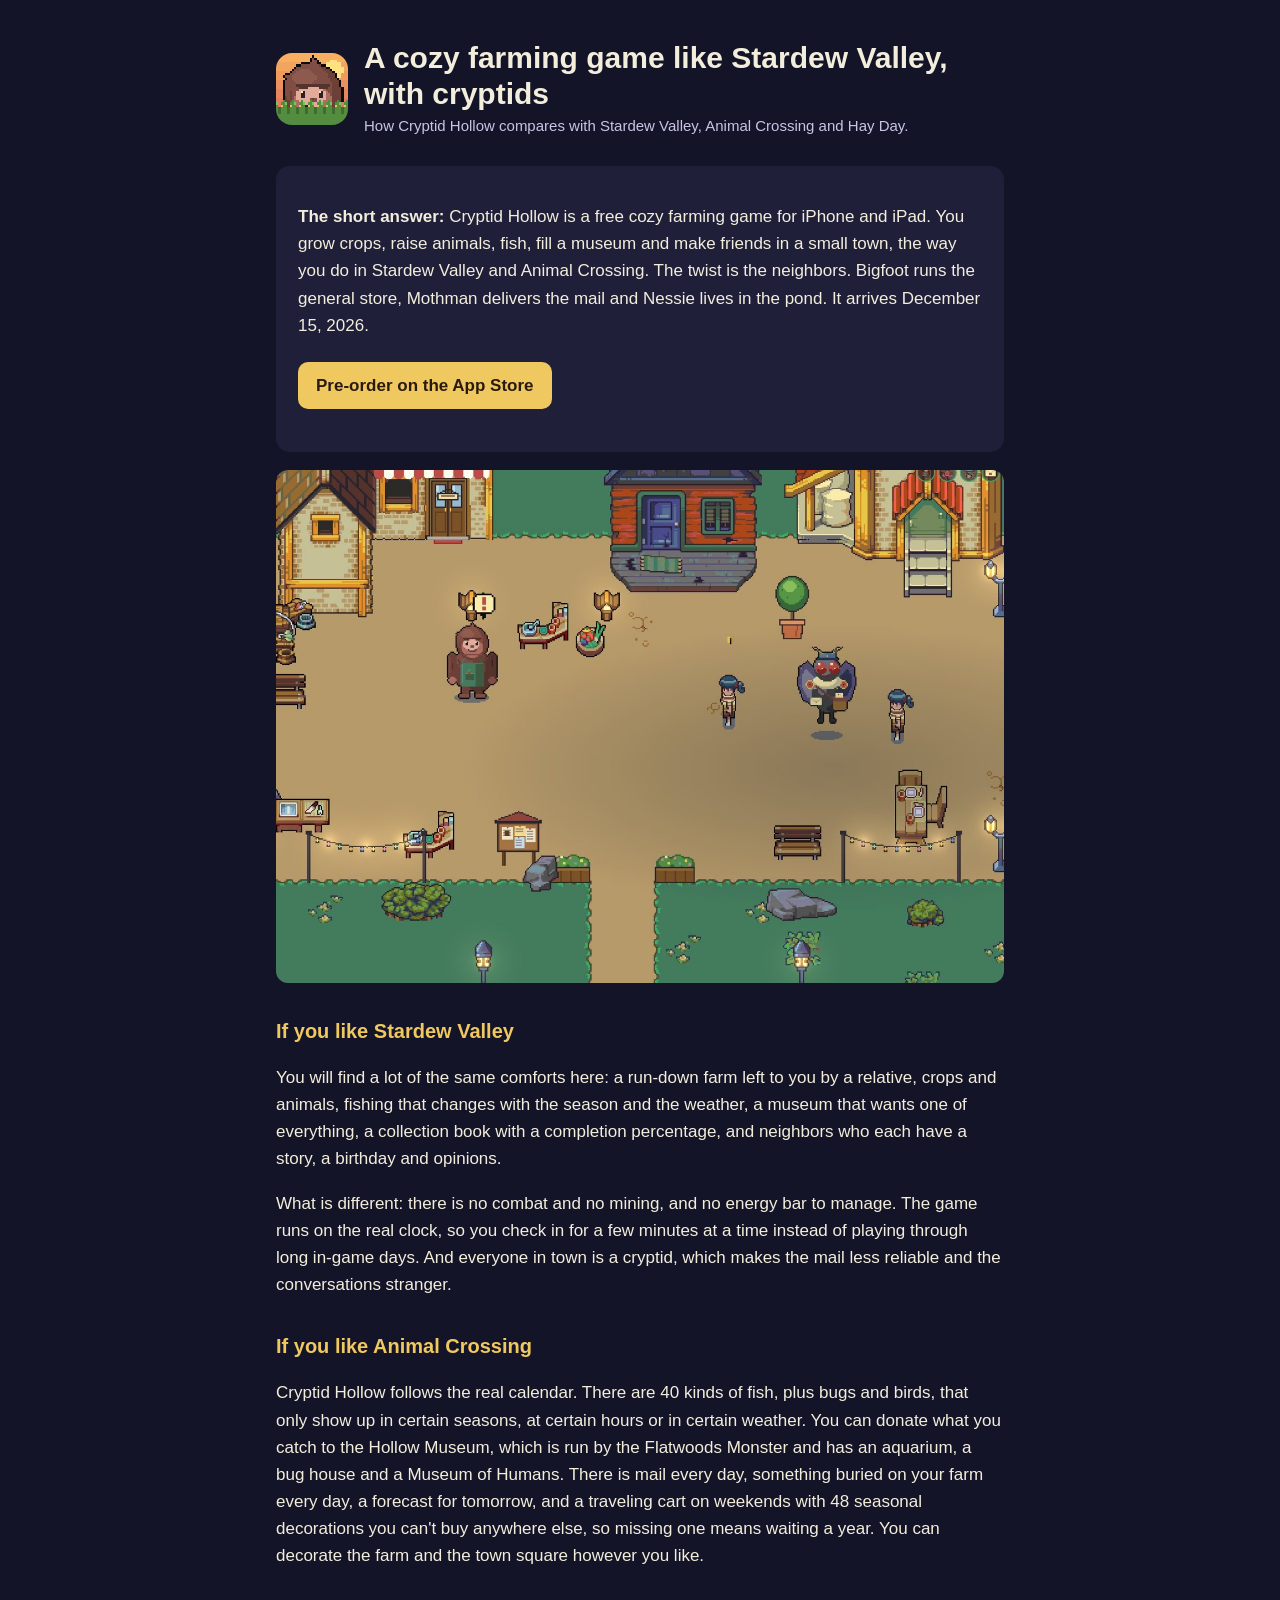
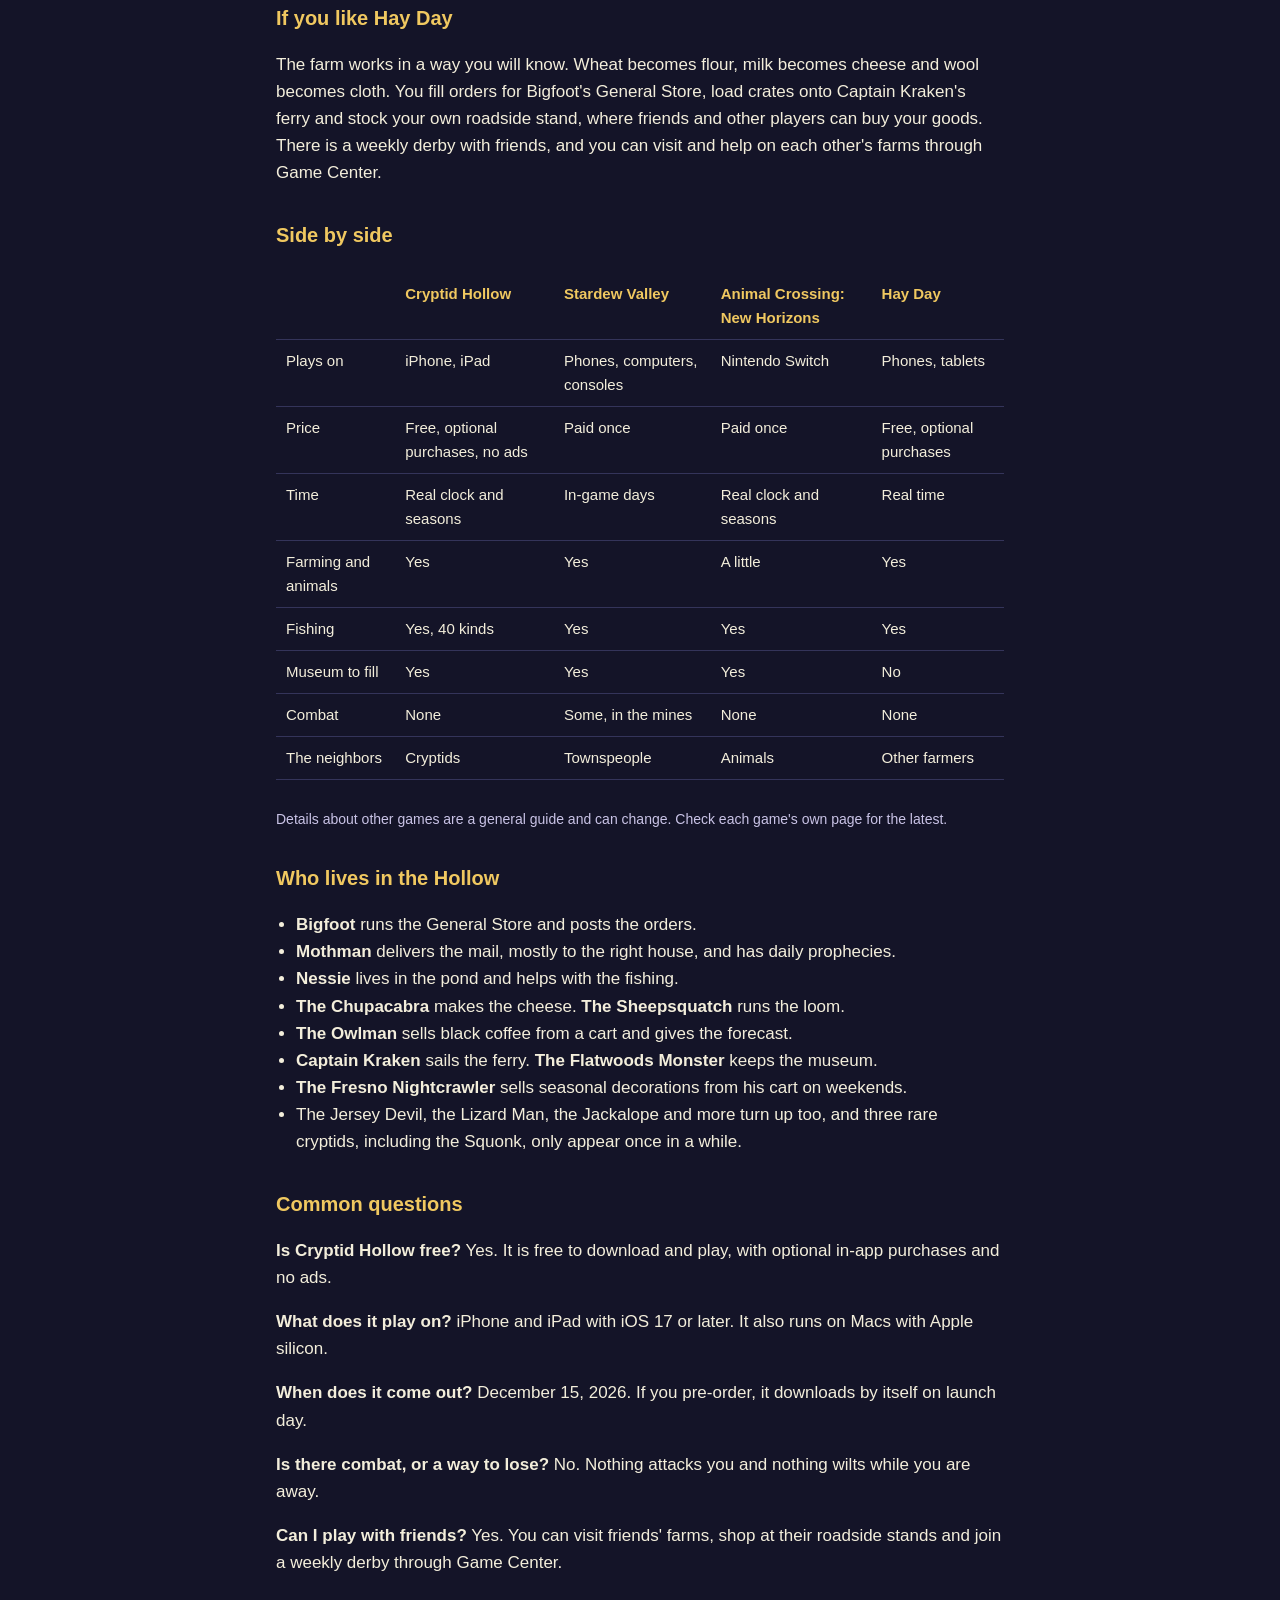
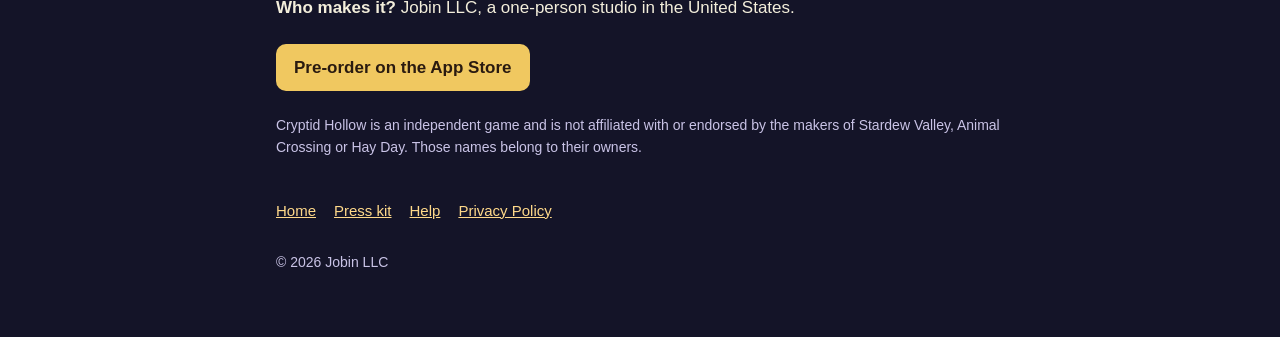
<file: games-like-stardew-valley.html>
<!doctype html>
<html lang="en">
<head>
<meta charset="utf-8">
<meta name="viewport" content="width=device-width, initial-scale=1">
<title>A Cozy Farming Game Like Stardew Valley for iPhone and iPad | Cryptid Hollow</title>
<meta name="description" content="Looking for a game like Stardew Valley, Animal Crossing or Hay Day on iPhone or iPad? Cryptid Hollow is a free cozy farming game where your neighbors are Bigfoot, Mothman and Nessie. See how it compares.">
<link rel="canonical" href="https://cryptidhollowgame.com/games-like-stardew-valley.html">
<meta property="og:title" content="A cozy farming game like Stardew Valley, with cryptids">
<meta property="og:description" content="How Cryptid Hollow compares with Stardew Valley, Animal Crossing and Hay Day. Free on iPhone and iPad, December 15.">
<meta property="og:image" content="https://cryptidhollowgame.com/assets/shot_town.jpg">
<meta property="og:type" content="article">
<meta name="twitter:card" content="summary_large_image">
<meta name="apple-itunes-app" content="app-id=6833133647">
<link rel="stylesheet" href="style.css">
<link rel="icon" href="icon.png">
<style>
table{width:100%;border-collapse:collapse;margin:14px 0;font-size:15px}
th,td{text-align:left;padding:9px 10px;border-bottom:1px solid #34345a;vertical-align:top}
th{color:var(--accent)}
.button{display:inline-block;background:var(--accent);color:#2a1b10;font-weight:700;text-decoration:none;padding:10px 18px;border-radius:10px;margin:6px 10px 6px 0}
.shot{display:block;width:100%;height:auto;border-radius:12px;margin:14px 0}
ul{padding-left:20px}
.scroll{overflow-x:auto}
.small{font-size:14px;color:var(--soft)}
</style>
<script type="application/ld+json">
{"@context":"https://schema.org","@type":"FAQPage","mainEntity":[
{"@type":"Question","name":"Is Cryptid Hollow like Stardew Valley?","acceptedAnswer":{"@type":"Answer","text":"In spirit, yes. Like Stardew Valley, Cryptid Hollow is a cozy farming game about growing crops, raising animals, fishing, filling a museum and getting to know a small town of characters. The differences: the neighbors are cryptids such as Bigfoot, Mothman and Nessie, there is no combat or mining, the game runs in real time and was built for iPhone and iPad, and it is free to download."}},
{"@type":"Question","name":"What is a good game like Stardew Valley on iPhone or iPad?","acceptedAnswer":{"@type":"Answer","text":"Cryptid Hollow is a free cozy farming game for iPhone and iPad with farming, fishing, a museum to fill, seasons, weather and a town of characters to befriend. It was built for touch and short sessions, and it arrives on the App Store on December 15, 2026."}},
{"@type":"Question","name":"Is Cryptid Hollow like Animal Crossing?","acceptedAnswer":{"@type":"Answer","text":"It shares the daily rhythm. The game follows the real clock and calendar, so there are fish, bugs and birds that only appear in certain seasons and at certain times of day, a museum that takes donations, neighbors with birthdays, mail every day and a traveling cart on weekends."}},
{"@type":"Question","name":"Is Cryptid Hollow like Hay Day?","acceptedAnswer":{"@type":"Answer","text":"The farm side will feel familiar to Hay Day players: crops and animals feed buildings such as a mill and a creamery, and you fill orders, load a ferry and sell goods at your own roadside stand, where friends and other players can buy them."}},
{"@type":"Question","name":"Is Cryptid Hollow free?","acceptedAnswer":{"@type":"Answer","text":"Yes. Cryptid Hollow is free to download and play. It has optional in-app purchases and no ads."}}
]}
</script>
</head>
<body>
<main>
<header>
  <img src="icon.png" alt="Cryptid Hollow app icon">
  <div>
    <h1>A cozy farming game like Stardew Valley, with cryptids</h1>
    <p class="sub">How Cryptid Hollow compares with Stardew Valley, Animal Crossing and Hay Day.</p>
  </div>
</header>

<div class="card">
  <p><strong>The short answer:</strong> Cryptid Hollow is a free cozy farming game for iPhone and iPad. You grow crops, raise animals, fish, fill a museum and make friends in a small town, the way you do in Stardew Valley and Animal Crossing. The twist is the neighbors. Bigfoot runs the general store, Mothman delivers the mail and Nessie lives in the pond. It arrives December 15, 2026.</p>
  <p><a class="button" href="https://apps.apple.com/us/app/cryptid-hollow/id6833133647" data-launch="Download now on the App Store">Pre-order on the App Store</a></p>
</div>

<img class="shot" src="assets/shot_town.jpg" alt="The town square in Cryptid Hollow, with the General Store, the post office and a fountain">

<h2>If you like Stardew Valley</h2>
<p>You will find a lot of the same comforts here: a run-down farm left to you by a relative, crops and animals, fishing that changes with the season and the weather, a museum that wants one of everything, a collection book with a completion percentage, and neighbors who each have a story, a birthday and opinions.</p>
<p>What is different: there is no combat and no mining, and no energy bar to manage. The game runs on the real clock, so you check in for a few minutes at a time instead of playing through long in-game days. And everyone in town is a cryptid, which makes the mail less reliable and the conversations stranger.</p>

<h2>If you like Animal Crossing</h2>
<p>Cryptid Hollow follows the real calendar. There are 40 kinds of fish, plus bugs and birds, that only show up in certain seasons, at certain hours or in certain weather. You can donate what you catch to the Hollow Museum, which is run by the Flatwoods Monster and has an aquarium, a bug house and a Museum of Humans. There is mail every day, something buried on your farm every day, a forecast for tomorrow, and a traveling cart on weekends with 48 seasonal decorations you can't buy anywhere else, so missing one means waiting a year. You can decorate the farm and the town square however you like.</p>

<h2>If you like Hay Day</h2>
<p>The farm works in a way you will know. Wheat becomes flour, milk becomes cheese and wool becomes cloth. You fill orders for Bigfoot's General Store, load crates onto Captain Kraken's ferry and stock your own roadside stand, where friends and other players can buy your goods. There is a weekly derby with friends, and you can visit and help on each other's farms through Game Center.</p>

<h2>Side by side</h2>
<div class="scroll">
<table>
  <tr><th></th><th>Cryptid Hollow</th><th>Stardew Valley</th><th>Animal Crossing: New Horizons</th><th>Hay Day</th></tr>
  <tr><td>Plays on</td><td>iPhone, iPad</td><td>Phones, computers, consoles</td><td>Nintendo Switch</td><td>Phones, tablets</td></tr>
  <tr><td>Price</td><td>Free, optional purchases, no ads</td><td>Paid once</td><td>Paid once</td><td>Free, optional purchases</td></tr>
  <tr><td>Time</td><td>Real clock and seasons</td><td>In-game days</td><td>Real clock and seasons</td><td>Real time</td></tr>
  <tr><td>Farming and animals</td><td>Yes</td><td>Yes</td><td>A little</td><td>Yes</td></tr>
  <tr><td>Fishing</td><td>Yes, 40 kinds</td><td>Yes</td><td>Yes</td><td>Yes</td></tr>
  <tr><td>Museum to fill</td><td>Yes</td><td>Yes</td><td>Yes</td><td>No</td></tr>
  <tr><td>Combat</td><td>None</td><td>Some, in the mines</td><td>None</td><td>None</td></tr>
  <tr><td>The neighbors</td><td>Cryptids</td><td>Townspeople</td><td>Animals</td><td>Other farmers</td></tr>
</table>
</div>
<p class="small">Details about other games are a general guide and can change. Check each game's own page for the latest.</p>

<h2>Who lives in the Hollow</h2>
<ul>
  <li><strong>Bigfoot</strong> runs the General Store and posts the orders.</li>
  <li><strong>Mothman</strong> delivers the mail, mostly to the right house, and has daily prophecies.</li>
  <li><strong>Nessie</strong> lives in the pond and helps with the fishing.</li>
  <li><strong>The Chupacabra</strong> makes the cheese. <strong>The Sheepsquatch</strong> runs the loom.</li>
  <li><strong>The Owlman</strong> sells black coffee from a cart and gives the forecast.</li>
  <li><strong>Captain Kraken</strong> sails the ferry. <strong>The Flatwoods Monster</strong> keeps the museum.</li>
  <li><strong>The Fresno Nightcrawler</strong> sells seasonal decorations from his cart on weekends.</li>
  <li>The Jersey Devil, the Lizard Man, the Jackalope and more turn up too, and three rare cryptids, including the Squonk, only appear once in a while.</li>
</ul>

<h2>Common questions</h2>
<p><strong>Is Cryptid Hollow free?</strong> Yes. It is free to download and play, with optional in-app purchases and no ads.</p>
<p><strong>What does it play on?</strong> iPhone and iPad with iOS 17 or later. It also runs on Macs with Apple silicon.</p>
<p data-launch="<strong>When did it come out?</strong> December 15, 2026. It's free on the App Store now."><strong>When does it come out?</strong> December 15, 2026. If you pre-order, it downloads by itself on launch day.</p>
<p><strong>Is there combat, or a way to lose?</strong> No. Nothing attacks you and nothing wilts while you are away.</p>
<p><strong>Can I play with friends?</strong> Yes. You can visit friends' farms, shop at their roadside stands and join a weekly derby through Game Center.</p>
<p><strong>Who makes it?</strong> Jobin LLC, a one-person studio in the United States.</p>

<p><a class="button" href="https://apps.apple.com/us/app/cryptid-hollow/id6833133647" data-launch="Download now on the App Store">Pre-order on the App Store</a></p>

<p class="small">Cryptid Hollow is an independent game and is not affiliated with or endorsed by the makers of Stardew Valley, Animal Crossing or Hay Day. Those names belong to their owners.</p>

<nav><a href="index.html">Home</a><a href="press.html">Press kit</a><a href="support.html">Help</a><a href="privacy.html">Privacy Policy</a></nav>
<footer>© 2026 Jobin LLC</footer>
</main>
<script>
/* Launch day: from December 15, 2026 in the visitor's own time zone, pre-order wording becomes "Download". */
(function () {
  if (new Date() < new Date(2026, 11, 15)) return;
  document.querySelectorAll("[data-launch]").forEach(function (el) { el.innerHTML = el.getAttribute("data-launch"); });
})();
</script>
</body>
</html>
</file>
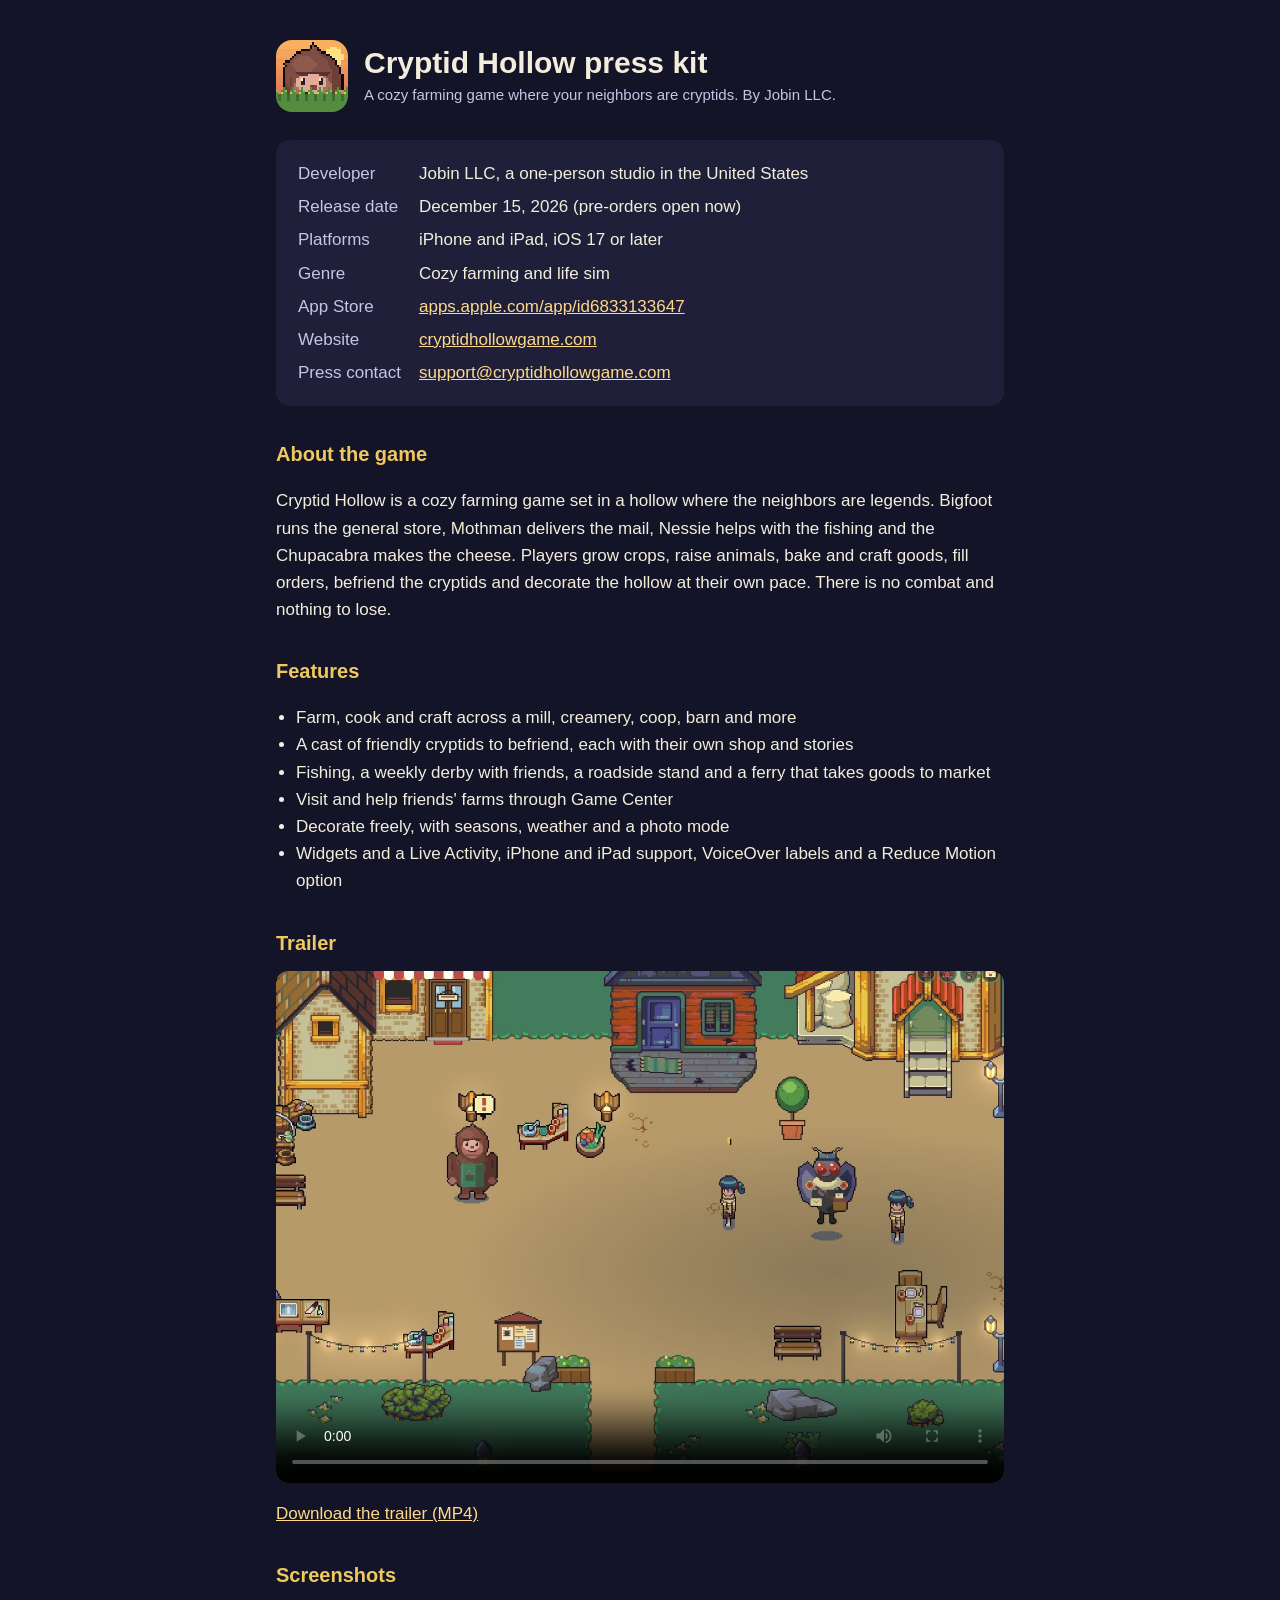
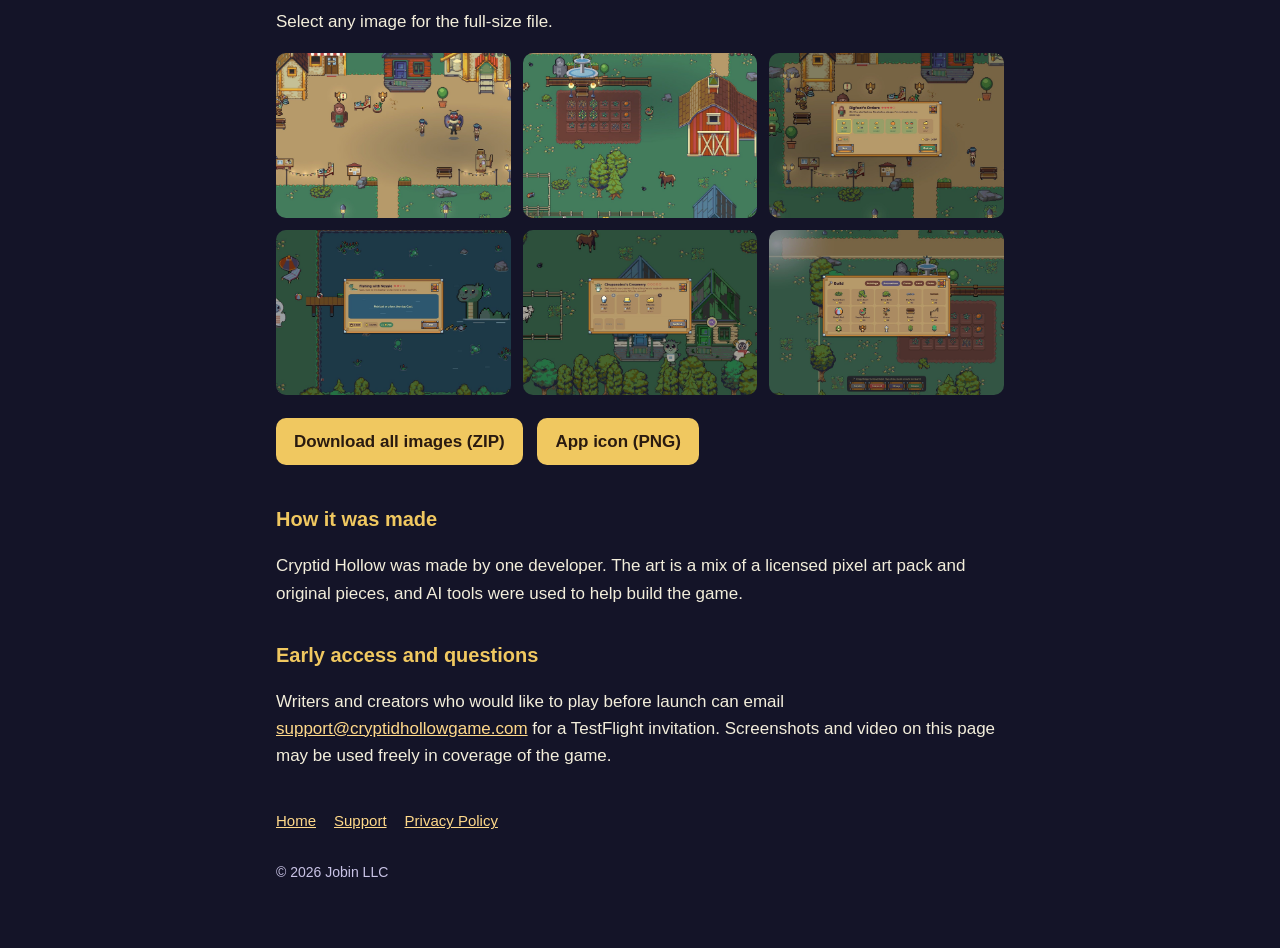
<file: press.html>
<!doctype html>
<html lang="en">
<head>
<meta charset="utf-8">
<meta name="viewport" content="width=device-width, initial-scale=1">
<title>Cryptid Hollow Press Kit</title>
<meta name="description" content="Press kit for Cryptid Hollow, a cozy farming game for iPhone and iPad where your neighbors are cryptids. Screenshots, trailer, facts and contact.">
<link rel="canonical" href="https://cryptidhollowgame.com/press.html">
<link rel="stylesheet" href="style.css">
<link rel="icon" href="icon.png">
<style>
.facts{display:grid;grid-template-columns:max-content 1fr;gap:6px 18px;margin:0}
.facts dt{color:var(--soft)}
.facts dd{margin:0}
.shots{display:grid;grid-template-columns:repeat(auto-fill,minmax(220px,1fr));gap:12px;margin:14px 0}
.shots a{display:block;border-radius:10px;overflow:hidden;background:var(--card)}
.shots img{display:block;width:100%;height:auto}
video{display:block;width:100%;border-radius:12px;background:#000;margin:12px 0}
.button{display:inline-block;background:var(--accent);color:#2a1b10;font-weight:700;text-decoration:none;padding:10px 18px;border-radius:10px;margin:6px 10px 6px 0}
ul{padding-left:20px}
@media (max-width:520px){.facts{grid-template-columns:1fr}.facts dt{margin-top:8px}}
</style>
</head>
<body>
<main>
<header>
  <img src="icon.png" alt="Cryptid Hollow app icon">
  <div>
    <h1>Cryptid Hollow press kit</h1>
    <p class="sub">A cozy farming game where your neighbors are cryptids. By Jobin LLC.</p>
  </div>
</header>

<div class="card">
  <dl class="facts">
    <dt>Developer</dt><dd>Jobin LLC, a one-person studio in the United States</dd>
    <dt>Release date</dt><dd data-launch="December 15, 2026 (out now)">December 15, 2026 (pre-orders open now)</dd>
    <dt>Platforms</dt><dd>iPhone and iPad, iOS 17 or later</dd>
    <dt>Genre</dt><dd>Cozy farming and life sim</dd>
    <dt>App Store</dt><dd><a href="https://apps.apple.com/app/id6833133647">apps.apple.com/app/id6833133647</a></dd>
    <dt>Website</dt><dd><a href="https://cryptidhollowgame.com">cryptidhollowgame.com</a></dd>
    <dt>Press contact</dt><dd><a href="mailto:support@cryptidhollowgame.com">support@cryptidhollowgame.com</a></dd>
  </dl>
</div>

<h2>About the game</h2>
<p>Cryptid Hollow is a cozy farming game set in a hollow where the neighbors are legends. Bigfoot runs the general store, Mothman delivers the mail, Nessie helps with the fishing and the Chupacabra makes the cheese. Players grow crops, raise animals, bake and craft goods, fill orders, befriend the cryptids and decorate the hollow at their own pace. There is no combat and nothing to lose.</p>

<h2>Features</h2>
<ul>
  <li>Farm, cook and craft across a mill, creamery, coop, barn and more</li>
  <li>A cast of friendly cryptids to befriend, each with their own shop and stories</li>
  <li>Fishing, a weekly derby with friends, a roadside stand and a ferry that takes goods to market</li>
  <li>Visit and help friends' farms through Game Center</li>
  <li>Decorate freely, with seasons, weather and a photo mode</li>
  <li>Widgets and a Live Activity, iPhone and iPad support, VoiceOver labels and a Reduce Motion option</li>
</ul>

<h2>Trailer</h2>
<video controls preload="metadata" poster="press/cryptid-hollow-town.jpg">
  <source src="press/cryptid-hollow-trailer.mp4" type="video/mp4">
</video>
<p><a href="press/cryptid-hollow-trailer.mp4" download>Download the trailer (MP4)</a></p>

<h2>Screenshots</h2>
<p>Select any image for the full-size file.</p>
<div class="shots">
  <a href="press/cryptid-hollow-town.jpg"><img src="press/cryptid-hollow-town.jpg" alt="The town square with Bigfoot and Mothman" loading="lazy"></a>
  <a href="press/cryptid-hollow-farm.jpg"><img src="press/cryptid-hollow-farm.jpg" alt="The farm with fields and animals" loading="lazy"></a>
  <a href="press/cryptid-hollow-general-store.jpg"><img src="press/cryptid-hollow-general-store.jpg" alt="Bigfoot's orders at the general store" loading="lazy"></a>
  <a href="press/cryptid-hollow-fishing.jpg"><img src="press/cryptid-hollow-fishing.jpg" alt="Fishing at the pond" loading="lazy"></a>
  <a href="press/cryptid-hollow-creamery.jpg"><img src="press/cryptid-hollow-creamery.jpg" alt="The Chupacabra's creamery" loading="lazy"></a>
  <a href="press/cryptid-hollow-decorating.jpg"><img src="press/cryptid-hollow-decorating.jpg" alt="Decorating the hollow in build mode" loading="lazy"></a>
</div>
<p>
  <a class="button" href="press/cryptid-hollow-press-kit.zip" download>Download all images (ZIP)</a>
  <a class="button" href="press/cryptid-hollow-icon.png" download>App icon (PNG)</a>
</p>

<h2>How it was made</h2>
<p>Cryptid Hollow was made by one developer. The art is a mix of a licensed pixel art pack and original pieces, and AI tools were used to help build the game.</p>

<h2>Early access and questions</h2>
<p>Writers and creators who would like to play before launch can email <a href="mailto:support@cryptidhollowgame.com">support@cryptidhollowgame.com</a> for a TestFlight invitation. Screenshots and video on this page may be used freely in coverage of the game.</p>

<nav><a href="index.html">Home</a><a href="support.html">Support</a><a href="privacy.html">Privacy Policy</a></nav>
<footer>© 2026 Jobin LLC</footer>
</main>
<script>
/* Launch day: from December 15, 2026 in the visitor's own time zone, pre-order wording becomes "Download". */
(function () {
  if (new Date() < new Date(2026, 11, 15)) return;
  document.querySelectorAll("[data-launch]").forEach(function (el) { el.innerHTML = el.getAttribute("data-launch"); });
})();
</script>
</body>
</html>
</file>
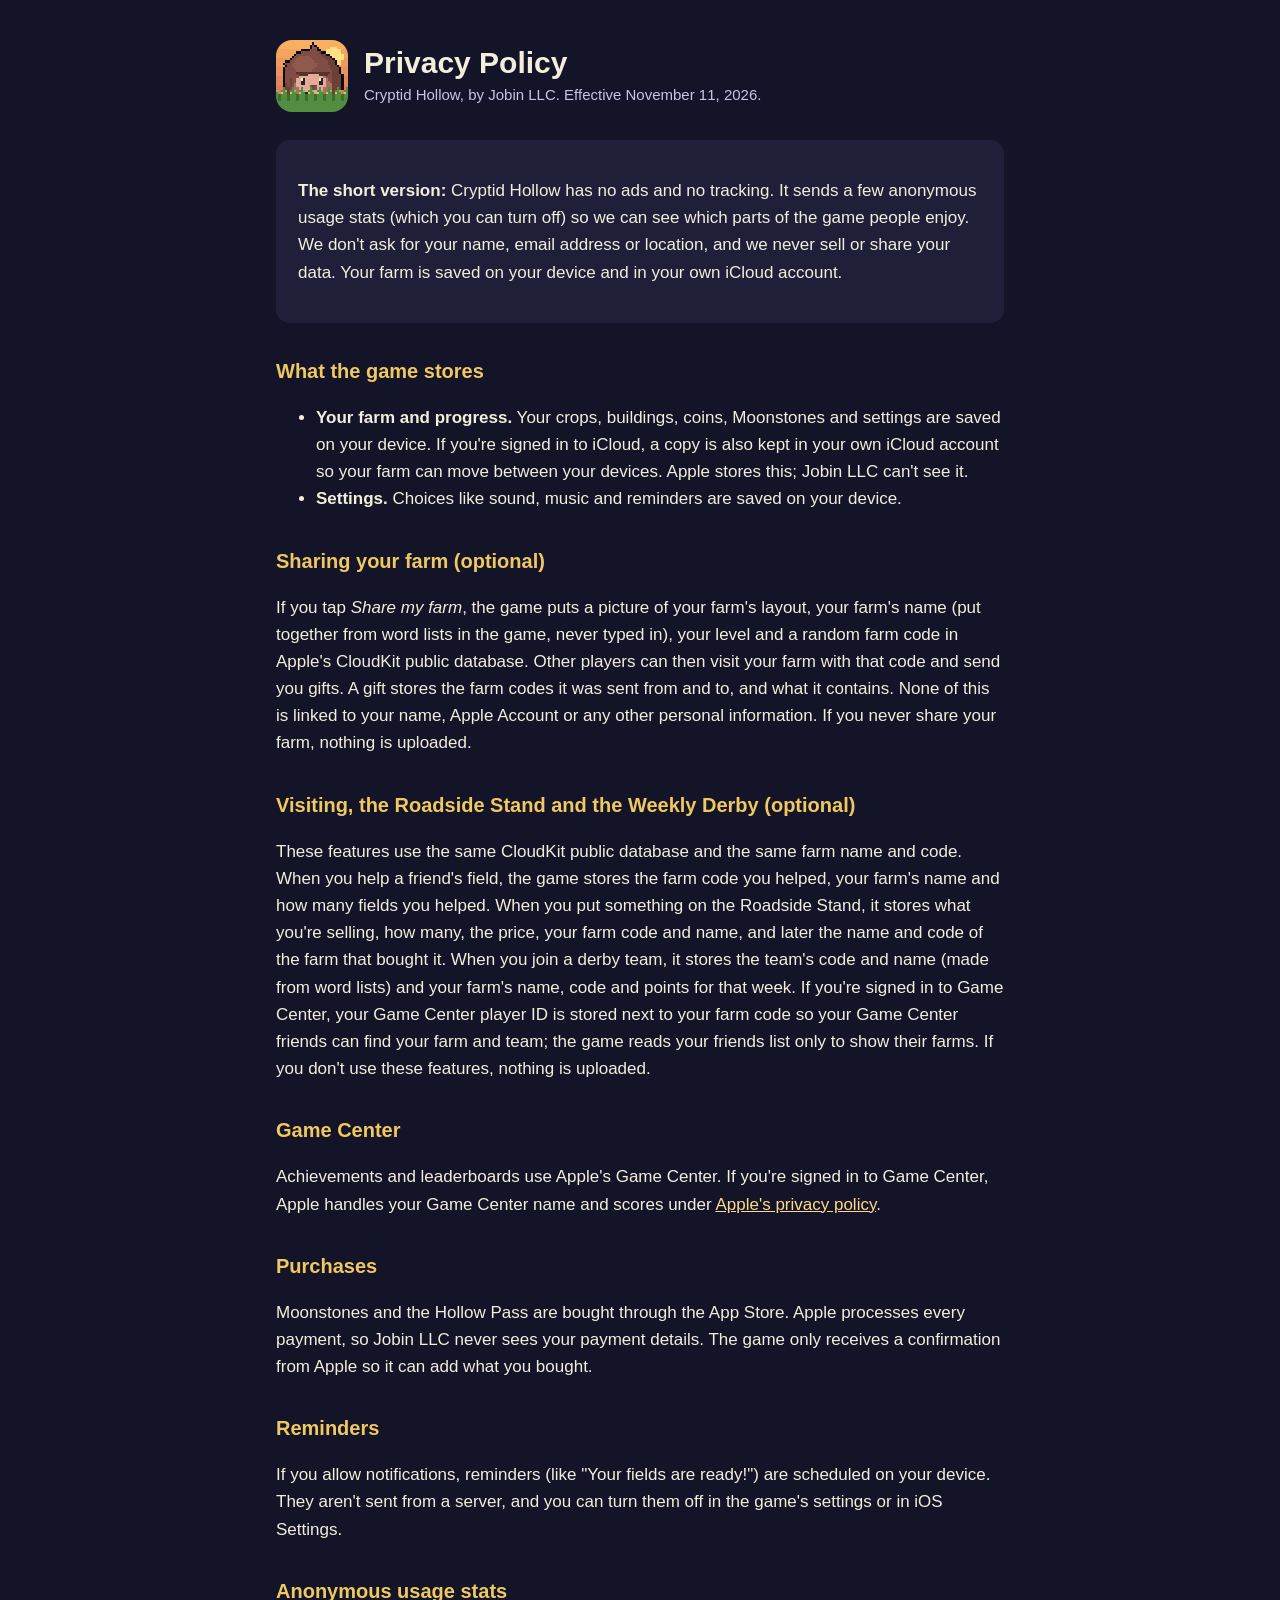
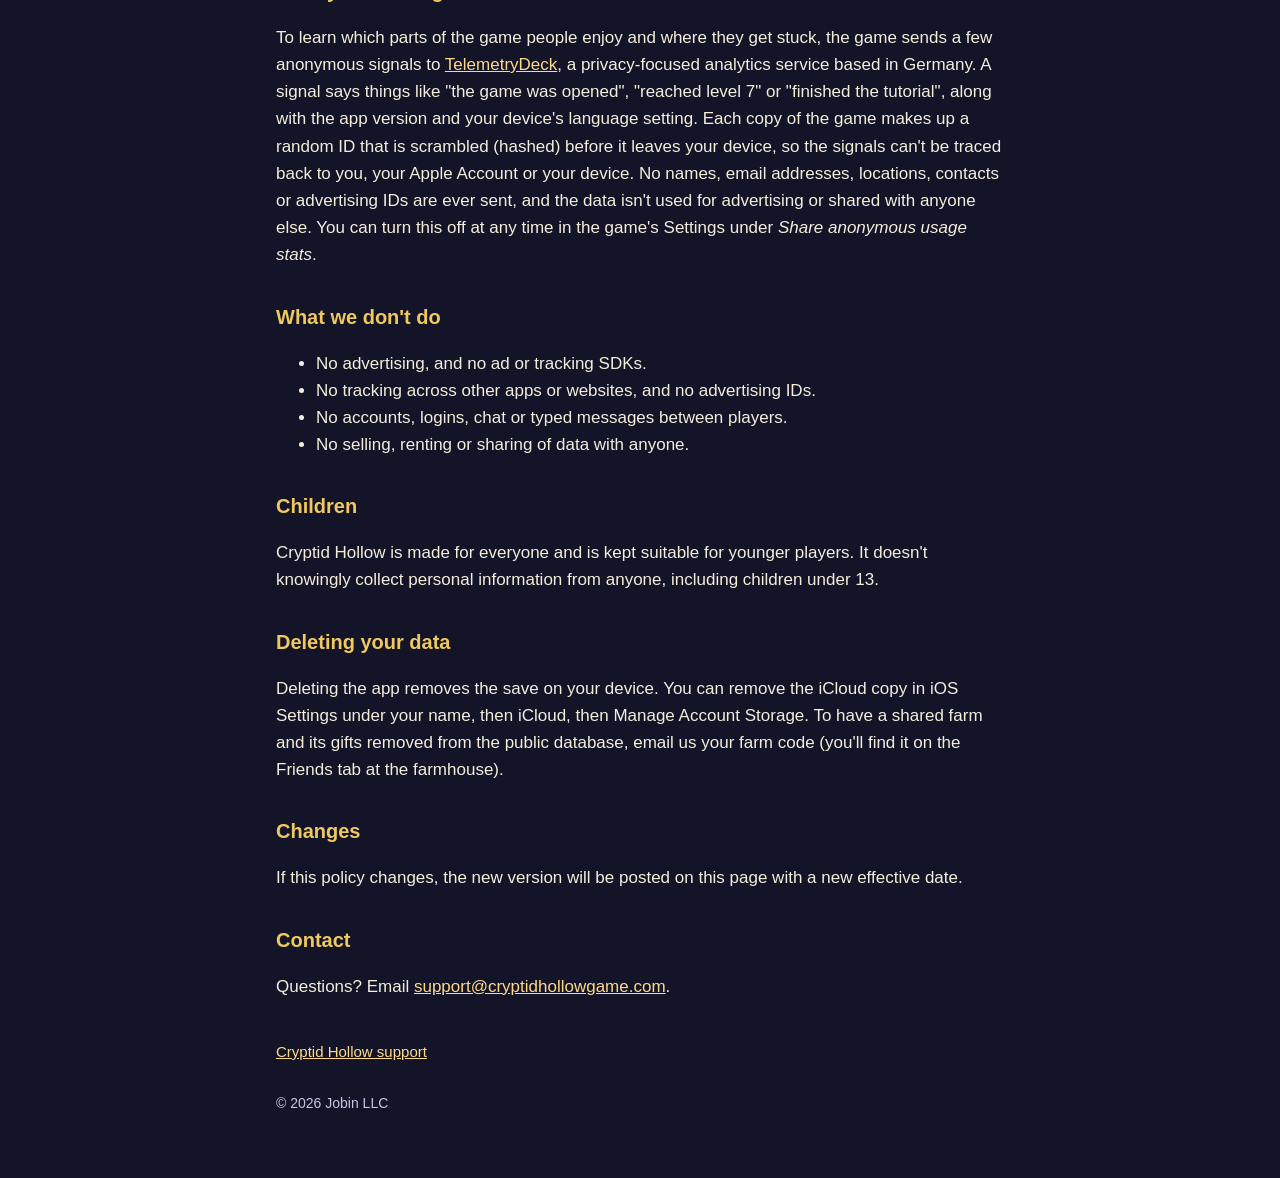
<file: privacy.html>
<!doctype html>
<html lang="en">
<head>
<meta charset="utf-8">
<meta name="viewport" content="width=device-width, initial-scale=1">
<title>Cryptid Hollow Privacy Policy</title>
<link rel="canonical" href="https://cryptidhollowgame.com/privacy.html">
<link rel="stylesheet" href="style.css">
<link rel="icon" href="icon.png">
</head>
<body>
<main>
<header>
  <img src="icon.png" alt="Cryptid Hollow app icon">
  <div>
    <h1>Privacy Policy</h1>
    <p class="sub">Cryptid Hollow, by Jobin LLC. Effective November 11, 2026.</p>
  </div>
</header>

<div class="card">
  <p><strong>The short version:</strong> Cryptid Hollow has no ads and no tracking. It sends a few anonymous usage stats (which you can turn off) so we can see which parts of the game people enjoy. We don't ask for your name, email address or location, and we never sell or share your data. Your farm is saved on your device and in your own iCloud account.</p>
</div>

<h2>What the game stores</h2>
<ul>
  <li><strong>Your farm and progress.</strong> Your crops, buildings, coins, Moonstones and settings are saved on your device. If you're signed in to iCloud, a copy is also kept in your own iCloud account so your farm can move between your devices. Apple stores this; Jobin LLC can't see it.</li>
  <li><strong>Settings.</strong> Choices like sound, music and reminders are saved on your device.</li>
</ul>

<h2>Sharing your farm (optional)</h2>
<p>If you tap <em>Share my farm</em>, the game puts a picture of your farm's layout, your farm's name (put together from word lists in the game, never typed in), your level and a random farm code in Apple's CloudKit public database. Other players can then visit your farm with that code and send you gifts. A gift stores the farm codes it was sent from and to, and what it contains. None of this is linked to your name, Apple Account or any other personal information. If you never share your farm, nothing is uploaded.</p>

<h2>Visiting, the Roadside Stand and the Weekly Derby (optional)</h2>
<p>These features use the same CloudKit public database and the same farm name and code. When you help a friend's field, the game stores the farm code you helped, your farm's name and how many fields you helped. When you put something on the Roadside Stand, it stores what you're selling, how many, the price, your farm code and name, and later the name and code of the farm that bought it. When you join a derby team, it stores the team's code and name (made from word lists) and your farm's name, code and points for that week. If you're signed in to Game Center, your Game Center player ID is stored next to your farm code so your Game Center friends can find your farm and team; the game reads your friends list only to show their farms. If you don't use these features, nothing is uploaded.</p>

<h2>Game Center</h2>
<p>Achievements and leaderboards use Apple's Game Center. If you're signed in to Game Center, Apple handles your Game Center name and scores under <a href="https://www.apple.com/legal/privacy/">Apple's privacy policy</a>.</p>

<h2>Purchases</h2>
<p>Moonstones and the Hollow Pass are bought through the App Store. Apple processes every payment, so Jobin LLC never sees your payment details. The game only receives a confirmation from Apple so it can add what you bought.</p>

<h2>Reminders</h2>
<p>If you allow notifications, reminders (like "Your fields are ready!") are scheduled on your device. They aren't sent from a server, and you can turn them off in the game's settings or in iOS Settings.</p>

<h2>Anonymous usage stats</h2>
<p>To learn which parts of the game people enjoy and where they get stuck, the game sends a few anonymous signals to <a href="https://telemetrydeck.com/privacy/">TelemetryDeck</a>, a privacy-focused analytics service based in Germany. A signal says things like "the game was opened", "reached level 7" or "finished the tutorial", along with the app version and your device's language setting. Each copy of the game makes up a random ID that is scrambled (hashed) before it leaves your device, so the signals can't be traced back to you, your Apple Account or your device. No names, email addresses, locations, contacts or advertising IDs are ever sent, and the data isn't used for advertising or shared with anyone else. You can turn this off at any time in the game's Settings under <em>Share anonymous usage stats</em>.</p>

<h2>What we don't do</h2>
<ul>
  <li>No advertising, and no ad or tracking SDKs.</li>
  <li>No tracking across other apps or websites, and no advertising IDs.</li>
  <li>No accounts, logins, chat or typed messages between players.</li>
  <li>No selling, renting or sharing of data with anyone.</li>
</ul>

<h2>Children</h2>
<p>Cryptid Hollow is made for everyone and is kept suitable for younger players. It doesn't knowingly collect personal information from anyone, including children under 13.</p>

<h2>Deleting your data</h2>
<p>Deleting the app removes the save on your device. You can remove the iCloud copy in iOS Settings under your name, then iCloud, then Manage Account Storage. To have a shared farm and its gifts removed from the public database, email us your farm code (you'll find it on the Friends tab at the farmhouse).</p>

<h2>Changes</h2>
<p>If this policy changes, the new version will be posted on this page with a new effective date.</p>

<h2>Contact</h2>
<p>Questions? Email <a href="mailto:support@cryptidhollowgame.com">support@cryptidhollowgame.com</a>.</p>

<nav><a href="index.html">Cryptid Hollow support</a></nav>
<footer>© 2026 Jobin LLC</footer>
</main>
</body>
</html>
</file>
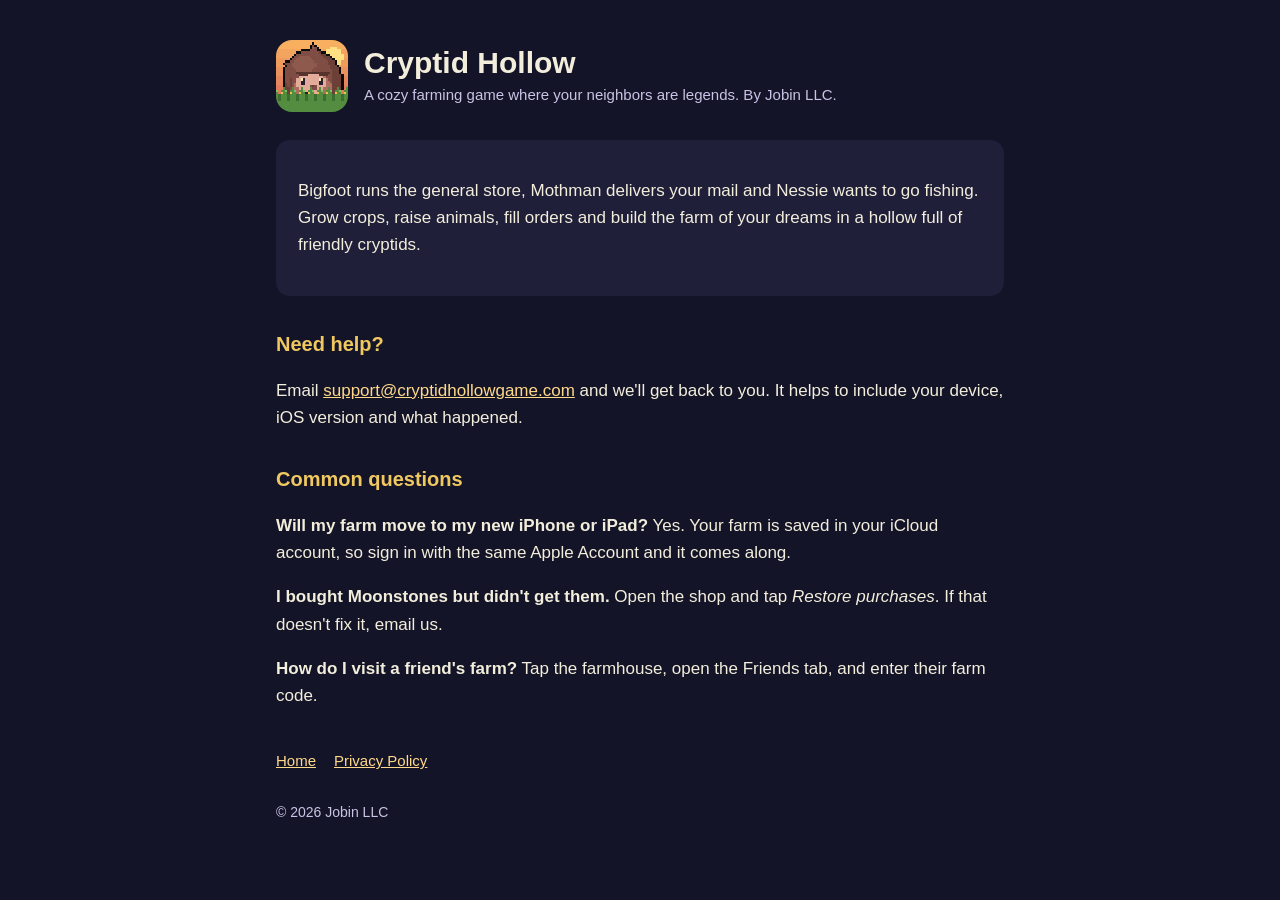
<file: support.html>
<!doctype html>
<html lang="en">
<head>
<meta charset="utf-8">
<meta name="viewport" content="width=device-width, initial-scale=1">
<title>Cryptid Hollow Help</title>
<link rel="canonical" href="https://cryptidhollowgame.com/support.html">
<link rel="stylesheet" href="style.css">
<link rel="icon" href="icon.png">
</head>
<body>
<main>
<header>
  <img src="icon.png" alt="Cryptid Hollow app icon">
  <div>
    <h1>Cryptid Hollow</h1>
    <p class="sub">A cozy farming game where your neighbors are legends. By Jobin LLC.</p>
  </div>
</header>

<div class="card">
  <p>Bigfoot runs the general store, Mothman delivers your mail and Nessie wants to go fishing. Grow crops, raise animals, fill orders and build the farm of your dreams in a hollow full of friendly cryptids.</p>
</div>

<h2>Need help?</h2>
<p>Email <a href="mailto:support@cryptidhollowgame.com">support@cryptidhollowgame.com</a> and we'll get back to you. It helps to include your device, iOS version and what happened.</p>

<h2>Common questions</h2>
<p><strong>Will my farm move to my new iPhone or iPad?</strong> Yes. Your farm is saved in your iCloud account, so sign in with the same Apple Account and it comes along.</p>
<p><strong>I bought Moonstones but didn't get them.</strong> Open the shop and tap <em>Restore purchases</em>. If that doesn't fix it, email us.</p>
<p><strong>How do I visit a friend's farm?</strong> Tap the farmhouse, open the Friends tab, and enter their farm code.</p>

<nav><a href="index.html">Home</a><a href="privacy.html">Privacy Policy</a></nav>
<footer>© 2026 Jobin LLC</footer>
</main>
</body>
</html>
</file>
<file: style.css>
:root{--bg:#141428;--card:#1f1f3a;--ink:#f3eedb;--soft:#c9c3e6;--accent:#f0c860;--link:#ffd98a}
*{box-sizing:border-box}
body{margin:0;background:var(--bg);color:var(--ink);font:17px/1.6 -apple-system,BlinkMacSystemFont,"Segoe UI",Roboto,sans-serif}
main{max-width:760px;margin:0 auto;padding:40px 16px 64px}
header{display:flex;align-items:center;gap:16px;margin-bottom:28px}
header img{width:72px;height:72px;border-radius:16px;image-rendering:pixelated}
h1{margin:0;font-size:30px;line-height:1.2}
h2{color:var(--accent);font-size:20px;margin:32px 0 8px}
p,li{color:var(--ink)}
.sub{color:var(--soft);margin:2px 0 0;font-size:15px}
.card{background:var(--card);border-radius:14px;padding:20px 22px;margin:18px 0}
a{color:var(--link)}
nav{display:flex;gap:18px;margin-top:40px;font-size:15px;color:var(--soft)}
footer{margin-top:28px;font-size:14px;color:var(--soft)}
</file>
